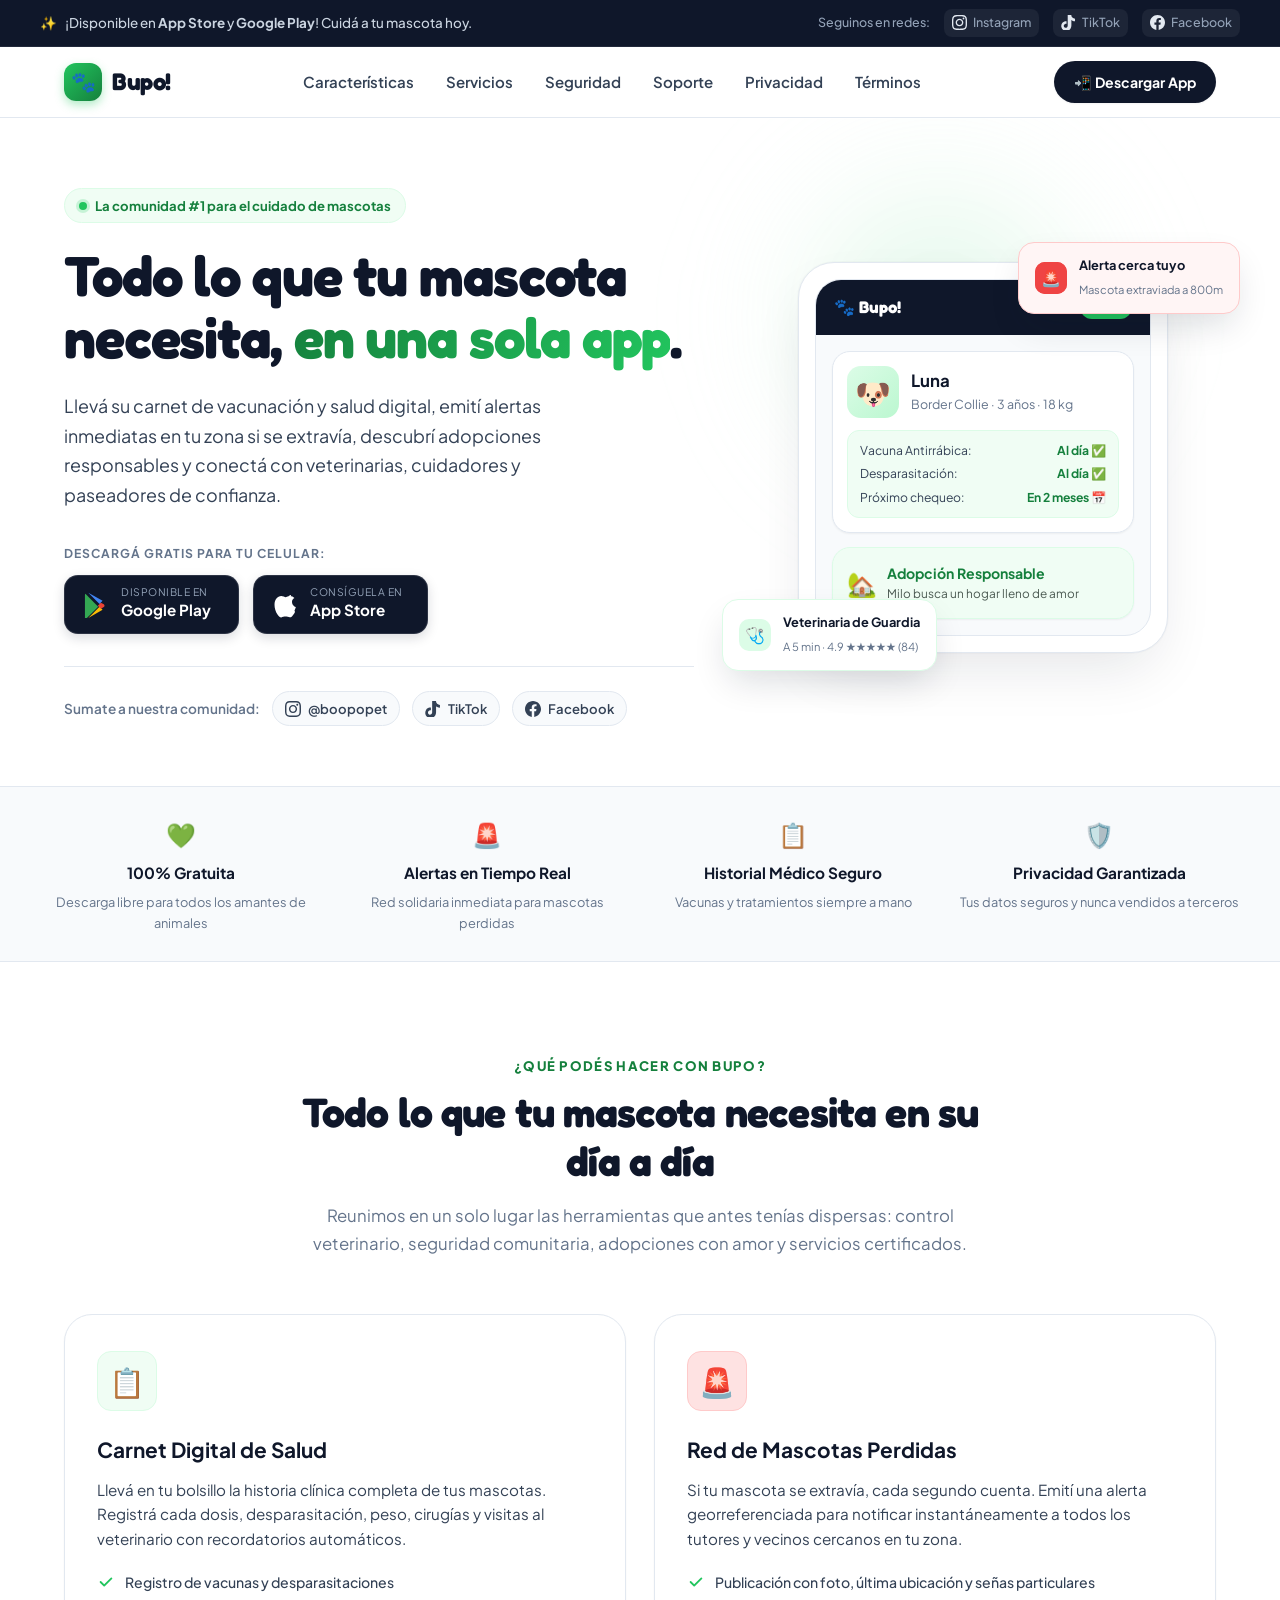
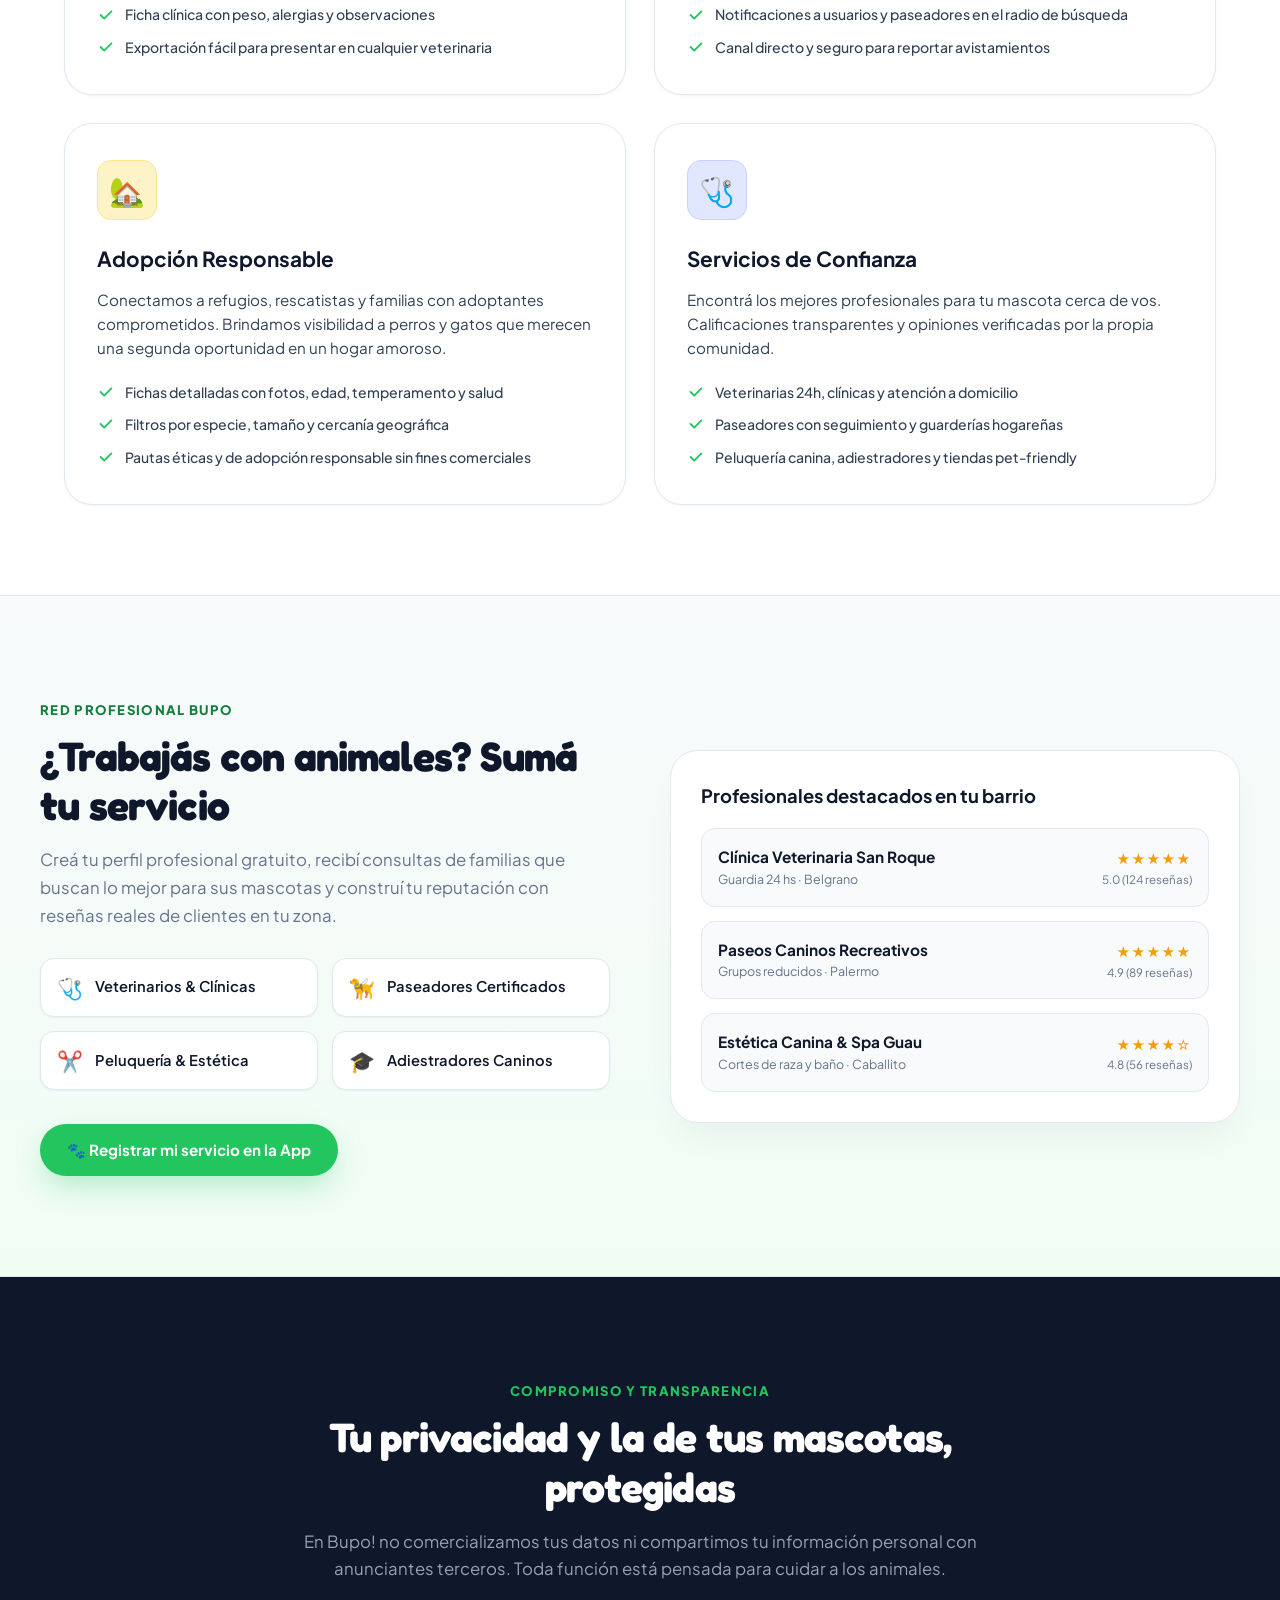
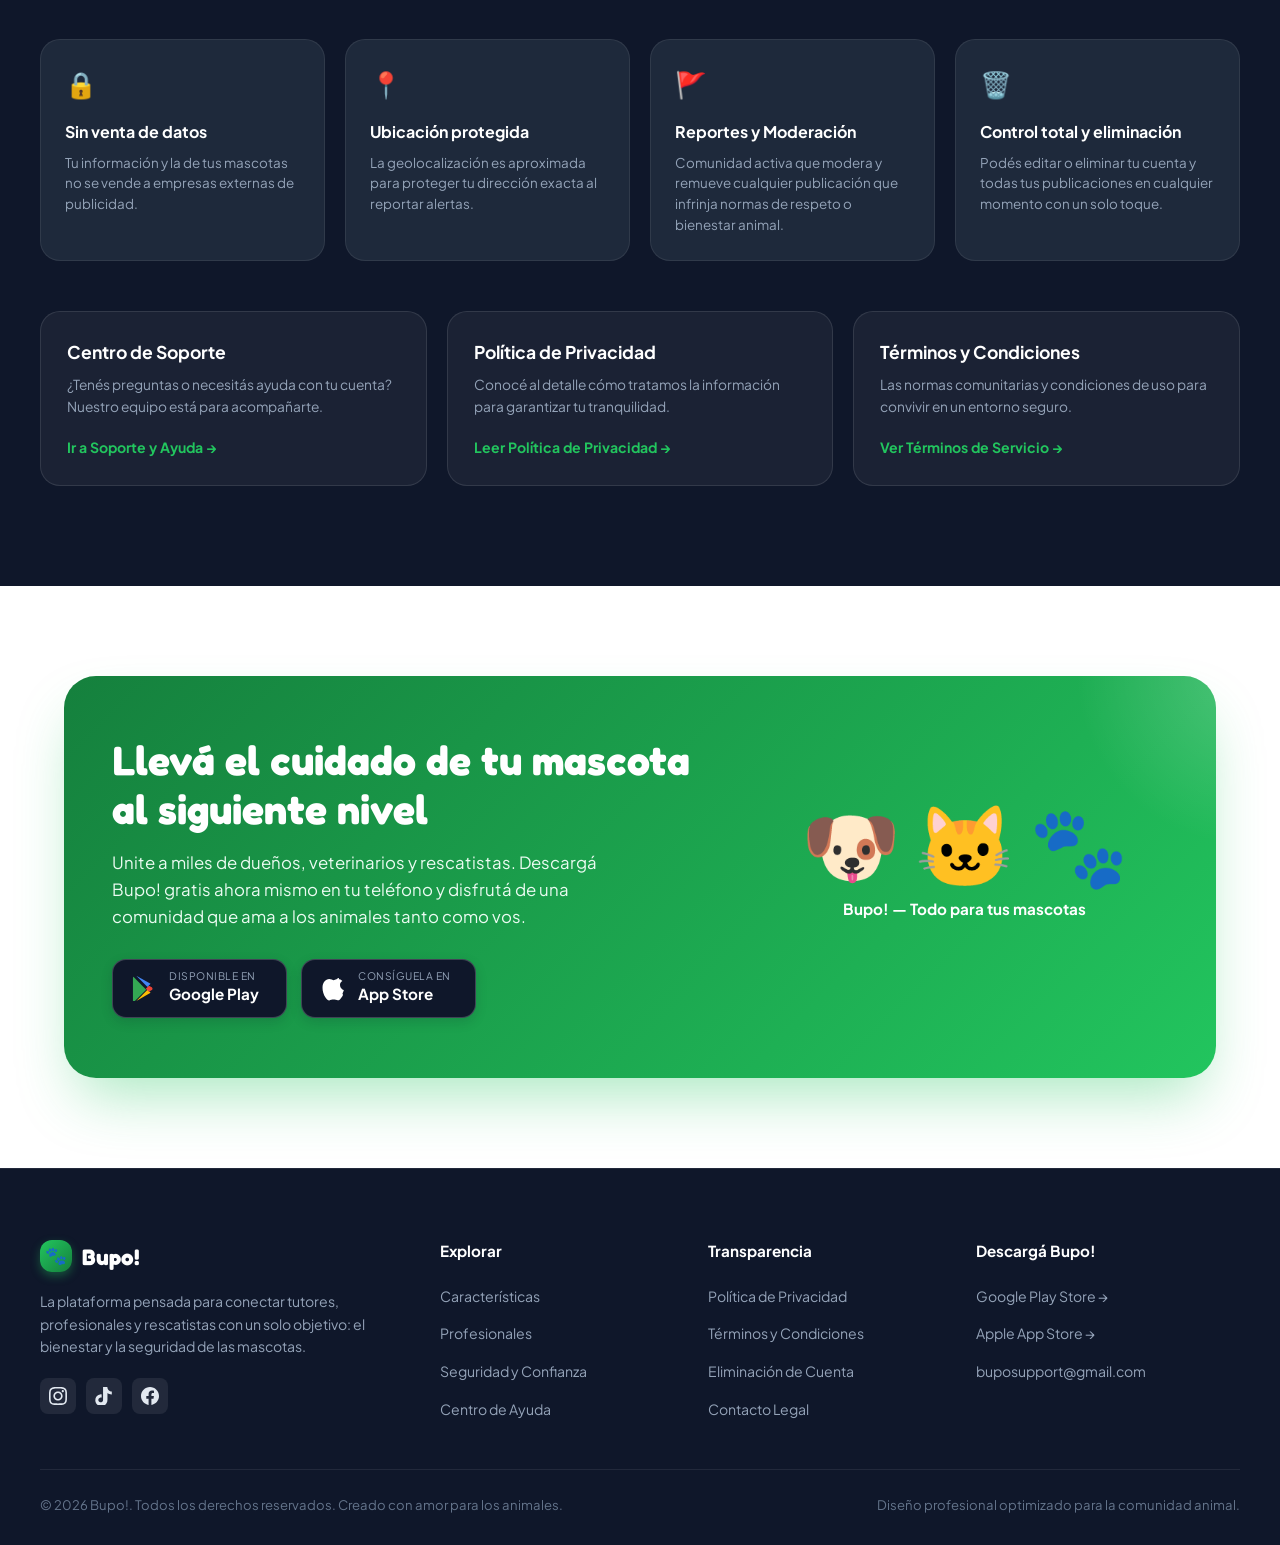
<file: index.html>
<!DOCTYPE html>
<html lang="es">

<head>
    <meta charset="UTF-8">
    <meta name="viewport" content="width=device-width, initial-scale=1.0">
    <title>Bupo! — La App Integral para tus Mascotas | Descargar para iOS y Android</title>
    <meta name="description"
        content="Bupo! es la aplicación comunitaria todo en uno para el cuidado de tus mascotas: carnet digital de vacunación, alertas de mascotas perdidas, adopción responsable y servicios veterinarios de confianza.">
    <meta name="keywords"
        content="mascotas, veterinaria, carnet de vacunacion, perro perdido, gato perdido, adopcion responsable, paseadores de perros, bupo, boopopet">

    <!-- Open Graph / Meta Social -->
    <meta property="og:type" content="website">
    <meta property="og:title" content="Bupo! — Todo lo que tu mascota necesita">
    <meta property="og:description"
        content="Carnet de salud digital, alertas geolocalizadas de mascotas extraviadas, adopciones responsables y los mejores servicios cerca tuyo.">
    <meta property="og:url" content="https://froslaud.github.io/Boopopet/">
    <meta name="theme-color" content="#22C55E">

    <!-- Google Fonts -->
    <link rel="preconnect" href="https://fonts.googleapis.com">
    <link rel="preconnect" href="https://fonts.gstatic.com" crossorigin>
    <link
        href="https://fonts.googleapis.com/css2?family=Fredoka:wght@500;600;700&family=Plus+Jakarta+Sans:wght@400;500;600;700;800&display=swap"
        rel="stylesheet">

    <!-- Master Stylesheet -->
    <link rel="stylesheet" href="style.css">
</head>

<body>

    <!-- TOPBAR CON REDES SOCIALES Y TIENDAS -->
    <aside class="topbar" aria-label="Aviso y Redes">
        <div class="topbar-container">
            <div class="topbar-badge">
                <span class="sparkle">✨</span>
                <span>¡Disponible en <strong>App Store</strong> y <strong>Google Play</strong>! Cuidá a tu mascota
                    hoy.</span>
            </div>
            <div class="topbar-socials">
                <span>Seguinos en redes:</span>
                <a href="https://www.instagram.com/boopopet?stkn=MXNvcjJ0OHd4ZGh4bw==" target="_blank"
                    rel="noopener noreferrer" class="social-link" title="Instagram @boopopet">
                    <svg viewBox="0 0 24 24">
                        <path
                            d="M12 2.163c3.204 0 3.584.012 4.85.07 3.252.148 4.771 1.691 4.919 4.919.058 1.265.069 1.645.069 4.849 0 3.205-.012 3.584-.069 4.849-.149 3.225-1.664 4.771-4.919 4.919-1.266.058-1.644.07-4.85.07-3.204 0-3.584-.012-4.849-.07-3.26-.149-4.771-1.699-4.919-4.92-.058-1.265-.07-1.644-.07-4.849 0-3.204.013-3.583.07-4.849.149-3.227 1.664-4.771 4.919-4.919 1.266-.057 1.645-.069 4.849-.069zm0-2.163c-3.259 0-3.667.014-4.947.072-4.358.2-6.78 2.618-6.98 6.98-.059 1.281-.073 1.689-.073 4.948 0 3.259.014 3.668.072 4.948.2 4.358 2.618 6.78 6.98 6.98 1.281.058 1.689.072 4.948.072 3.259 0 3.668-.014 4.948-.072 4.354-.2 6.782-2.618 6.979-6.98.059-1.28.073-1.689.073-4.948 0-3.259-.014-3.667-.072-4.947-.196-4.354-2.617-6.78-6.979-6.98-1.281-.059-1.69-.073-4.949-.073zm0 5.838c-3.403 0-6.162 2.759-6.162 6.162s2.759 6.163 6.162 6.163 6.162-2.759 6.162-6.163c0-3.403-2.759-6.162-6.162-6.162zm0 10.162c-2.209 0-4-1.79-4-4 0-2.209 1.791-4 4-4s4 1.791 4 4c0 2.21-1.791 4-4 4zm6.406-11.845c-.796 0-1.441.645-1.441 1.44s.645 1.44 1.441 1.44c.795 0 1.439-.645 1.439-1.44s-.644-1.44-1.439-1.44z" />
                    </svg>
                    <span>Instagram</span>
                </a>
                <a href="https://www.tiktok.com/@boopopet?_r=1&_t=ZS-99ktgNSiXGn" target="_blank"
                    rel="noopener noreferrer" class="social-link" title="TikTok @boopopet">
                    <svg viewBox="0 0 24 24">
                        <path
                            d="M12.525.02c1.31-.02 2.61-.01 3.91-.02.08 1.53.63 3.09 1.75 4.17 1.12 1.11 2.7 1.62 4.24 1.79v4.03c-1.44-.05-2.89-.35-4.2-.97-.57-.26-1.1-.59-1.62-1.01v8.83c0 1.72-.4 3.43-1.27 4.88-1.05 1.77-2.78 3.12-4.78 3.65-2.07.56-4.32.25-6.18-.85-1.92-1.12-3.32-2.99-3.79-5.18-.46-2.14-.04-4.42 1.15-6.24 1.17-1.8 3.09-2.98 5.22-3.23.63-.08 1.27-.08 1.9.01v4.14c-.75-.16-1.54-.1-2.26.18-.75.29-1.39.86-1.76 1.59-.39.75-.46 1.63-.22 2.45.24.81.82 1.49 1.57 1.87.77.39 1.68.44 2.5.15.8-.29 1.45-.92 1.76-1.71.21-.55.3-1.14.29-1.73V.02h3.18z" />
                    </svg>
                    <span>TikTok</span>
                </a>
                <a href="https://www.facebook.com/share/1LVxsojStF/" target="_blank" rel="noopener noreferrer"
                    class="social-link" title="Facebook Bupo">
                    <svg viewBox="0 0 24 24">
                        <path
                            d="M24 12.073c0-6.627-5.373-12-12-12s-12 5.373-12 12c0 5.99 4.388 10.954 10.125 11.854v-8.385H7.078v-3.47h3.047V9.43c0-3.007 1.792-4.669 4.533-4.669 1.312 0 2.686.235 2.686.235v2.953H15.83c-1.491 0-1.956.925-1.956 1.874v2.25h3.328l-.532 3.47h-2.796v8.385C19.612 23.027 24 18.062 24 12.073z" />
                    </svg>
                    <span>Facebook</span>
                </a>
            </div>
        </div>
    </aside>

    <!-- NAVEGACIÓN PRINCIPAL -->
    <nav class="navbar" id="navbar">
        <div class="nav-container">
            <a href="index.html" class="logo">
                <span class="logo-icon">🐾</span>
                <span>Bupo!</span>
            </a>

            <div class="nav-links">
                <a href="#caracteristicas">Características</a>
                <a href="#servicios">Servicios</a>
                <a href="#seguridad">Seguridad</a>
                <a href="support.html">Soporte</a>
                <a href="privacy.html">Privacidad</a>
                <a href="terms.html">Términos</a>
            </div>

            <div class="nav-actions">
                <a href="#descargar" class="nav-cta-btn">
                    <span>📲 Descargar App</span>
                </a>
            </div>
        </div>
    </nav>

    <!-- HERO SECTION -->
    <header class="hero" id="hero">
        <div class="hero-bg-glow"></div>
        <div class="hero-content">
            <div class="eyebrow-pill">
                <span class="dot"></span>
                <span>La comunidad #1 para el cuidado de mascotas</span>
            </div>

            <h1 class="hero-title">
                Todo lo que tu mascota necesita, <span class="highlight">en una sola app</span>.
            </h1>

            <p class="hero-desc">
                Llevá su carnet de vacunación y salud digital, emití alertas inmediatas en tu zona si se extravía,
                descubrí adopciones responsables y conectá con veterinarias, cuidadores y paseadores de confianza.
            </p>

            <!-- BOTONES DIRECTOS DE DESCARGA -->
            <div class="hero-cta-group">
                <span class="cta-label">Descargá gratis para tu celular:</span>
                <div class="store-badges">
                    <!-- Google Play Button -->
                    <a href="https://play.google.com/store/apps/details?id=com.froslaud.boopopet" target="_blank"
                        rel="noopener noreferrer" class="btn-store" title="Descargar Bupo! en Google Play Store">
                        <svg viewBox="0 0 512 512">
                            <path fill="#4285F4" d="M325.3 234.3L104.6 13l280.8 161.2-60.1 60.1z" />
                            <path fill="#34A853"
                                d="M47 36.4L299.7 289 47 541.7c-5.7-6.2-9-14.7-9-24.1V59.8c0-9.2 3.2-17.6 9-23.4z" />
                            <path fill="#FBBC04" d="M325.3 289.7l60.1 60.1L104.6 511l220.7-221.3z" />
                            <path fill="#EA4335"
                                d="M409.8 243.6l-58.4-33.5-59.7 59.7 59.7 59.7 58.7-33.7c18.5-10.6 18.5-27.9-.3-52.2z" />
                        </svg>
                        <div>
                            <span class="store-sub">Disponible en</span>
                            <span class="store-title">Google Play</span>
                        </div>
                    </a>

                    <!-- Apple App Store Button -->
                    <a href="https://apps.apple.com/ar/app/bupo-todo-para-tus-mascotas/id6790151193" target="_blank"
                        rel="noopener noreferrer" class="btn-store" title="Descargar Bupo! en Apple App Store">
                        <svg viewBox="0 0 170 170" fill="currentColor">
                            <path
                                d="M150.37 130.25c-2.45 5.66-5.35 10.87-8.71 15.66-4.58 6.53-8.33 11.05-11.22 13.56-4.48 4.12-9.28 6.23-14.42 6.35-3.69 0-8.14-1.05-13.32-3.18-5.19-2.12-9.97-3.17-14.34-3.17-4.58 0-9.49 1.05-14.75 3.17-5.26 2.13-9.5 3.24-12.74 3.35-4.35.13-9.16-1.9-14.42-6.08-3.69-3.04-7.58-7.7-11.66-13.98-5.74-8.8-10.23-18.82-13.48-30.06-3.25-11.24-4.88-22.18-4.88-32.81 0-16.1 4.17-29.47 12.51-40.11 8.34-10.64 18.9-16.13 31.67-16.48 4.79 0 10.13 1.25 16.03 3.75 5.9 2.5 9.87 3.86 11.9 4.08 2.61-.43 6.94-1.89 13-4.38 6.06-2.49 11.29-3.61 15.68-3.36 12.3.64 22.04 4.88 29.23 12.72-10.66 6.47-15.88 15.44-15.68 26.92.2 10.24 4.3 18.66 12.3 25.26 3.82 3.16 8.16 5.51 13.02 7.06-2.3 6.96-5.26 14.28-8.88 21.96zm-26.6-105.8c0 6.64-2.5 12.95-7.5 17.93-5.2 5.17-11.45 8.21-18.75 7.84-.1-1.08-.16-2.06-.16-2.94 0-6.65 2.63-13.3 7.89-18.35 2.63-2.52 5.76-4.56 9.38-6.12 3.63-1.56 6.66-2.36 9.1-2.4.04 1.34.04 2.69.04 4.04z" />
                        </svg>
                        <div>
                            <span class="store-sub">Consíguela en</span>
                            <span class="store-title">App Store</span>
                        </div>
                    </a>
                </div>
            </div>

            <!-- ENLACES A REDES SOCIALES EN EL HERO -->
            <div class="hero-social-strip">
                <span class="social-prompt">Sumate a nuestra comunidad:</span>
                <a href="https://www.instagram.com/boopopet?stkn=MXNvcjJ0OHd4ZGh4bw==" target="_blank"
                    rel="noopener noreferrer" class="social-pill" title="Instagram de Bupo">
                    <svg viewBox="0 0 24 24" fill="currentColor">
                        <path
                            d="M12 2.163c3.204 0 3.584.012 4.85.07 3.252.148 4.771 1.691 4.919 4.919.058 1.265.069 1.645.069 4.849 0 3.205-.012 3.584-.069 4.849-.149 3.225-1.664 4.771-4.919 4.919-1.266.058-1.644.07-4.85.07-3.204 0-3.584-.012-4.849-.07-3.26-.149-4.771-1.699-4.919-4.92-.058-1.265-.07-1.644-.07-4.849 0-3.204.013-3.583.07-4.849.149-3.227 1.664-4.771 4.919-4.919 1.266-.057 1.645-.069 4.849-.069zm0-2.163c-3.259 0-3.667.014-4.947.072-4.358.2-6.78 2.618-6.98 6.98-.059 1.281-.073 1.689-.073 4.948 0 3.259.014 3.668.072 4.948.2 4.358 2.618 6.78 6.98 6.98 1.281.058 1.689.072 4.948.072 3.259 0 3.668-.014 4.948-.072 4.354-.2 6.782-2.618 6.979-6.98.059-1.28.073-1.689.073-4.948 0-3.259-.014-3.667-.072-4.947-.196-4.354-2.617-6.78-6.979-6.98-1.281-.059-1.69-.073-4.949-.073zm0 5.838c-3.403 0-6.162 2.759-6.162 6.162s2.759 6.163 6.162 6.163 6.162-2.759 6.162-6.163c0-3.403-2.759-6.162-6.162-6.162zm0 10.162c-2.209 0-4-1.79-4-4 0-2.209 1.791-4 4-4s4 1.791 4 4c0 2.21-1.791 4-4 4zm6.406-11.845c-.796 0-1.441.645-1.441 1.44s.645 1.44 1.441 1.44c.795 0 1.439-.645 1.439-1.44s-.644-1.44-1.439-1.44z" />
                    </svg>
                    <span>@boopopet</span>
                </a>
                <a href="https://www.tiktok.com/@boopopet?_r=1&_t=ZS-99ktgNSiXGn" target="_blank"
                    rel="noopener noreferrer" class="social-pill" title="TikTok de Bupo">
                    <svg viewBox="0 0 24 24" fill="currentColor">
                        <path
                            d="M12.525.02c1.31-.02 2.61-.01 3.91-.02.08 1.53.63 3.09 1.75 4.17 1.12 1.11 2.7 1.62 4.24 1.79v4.03c-1.44-.05-2.89-.35-4.2-.97-.57-.26-1.1-.59-1.62-1.01v8.83c0 1.72-.4 3.43-1.27 4.88-1.05 1.77-2.78 3.12-4.78 3.65-2.07.56-4.32.25-6.18-.85-1.92-1.12-3.32-2.99-3.79-5.18-.46-2.14-.04-4.42 1.15-6.24 1.17-1.8 3.09-2.98 5.22-3.23.63-.08 1.27-.08 1.9.01v4.14c-.75-.16-1.54-.1-2.26.18-.75.29-1.39.86-1.76 1.59-.39.75-.46 1.63-.22 2.45.24.81.82 1.49 1.57 1.87.77.39 1.68.44 2.5.15.8-.29 1.45-.92 1.76-1.71.21-.55.3-1.14.29-1.73V.02h3.18z" />
                    </svg>
                    <span>TikTok</span>
                </a>
                <a href="https://www.facebook.com/share/1LVxsojStF/" target="_blank" rel="noopener noreferrer"
                    class="social-pill" title="Facebook de Bupo">
                    <svg viewBox="0 0 24 24" fill="currentColor">
                        <path
                            d="M24 12.073c0-6.627-5.373-12-12-12s-12 5.373-12 12c0 5.99 4.388 10.954 10.125 11.854v-8.385H7.078v-3.47h3.047V9.43c0-3.007 1.792-4.669 4.533-4.669 1.312 0 2.686.235 2.686.235v2.953H15.83c-1.491 0-1.956.925-1.956 1.874v2.25h3.328l-.532 3.47h-2.796v8.385C19.612 23.027 24 18.062 24 12.073z" />
                    </svg>
                    <span>Facebook</span>
                </a>
            </div>
        </div>

        <!-- HERO SHOWCASE INTERACTIVO -->
        <div class="hero-showcase">
            <!-- Badge Flotante 1: Alerta Extravío -->
            <div class="floating-badge badge-alert">
                <div class="pulse-icon">🚨</div>
                <div class="badge-text">
                    <span class="b-title">Alerta cerca tuyo</span>
                    <span class="b-sub">Mascota extraviada a 800m</span>
                </div>
            </div>

            <!-- Mockup de App Móvil -->
            <div class="app-mockup-wrapper">
                <div class="phone-screen">
                    <div class="screen-header">
                        <span class="pet-brand">🐾 Bupo!</span>
                        <span class="badge-pill">Activo</span>
                    </div>

                    <div class="screen-body">
                        <!-- Perfil Mascota en App -->
                        <div class="pet-profile-card">
                            <div class="pet-avatar-row">
                                <div class="pet-avatar">🐶</div>
                                <div class="pet-meta">
                                    <h4>Luna</h4>
                                    <p>Border Collie · 3 años · 18 kg</p>
                                </div>
                            </div>

                            <div class="pet-health-status">
                                <div class="status-row">
                                    <span class="label">Vacuna Antirrábica:</span>
                                    <span class="val">Al día ✅</span>
                                </div>
                                <div class="status-row">
                                    <span class="label">Desparasitación:</span>
                                    <span class="val">Al día ✅</span>
                                </div>
                                <div class="status-row">
                                    <span class="label">Próximo chequeo:</span>
                                    <span class="val">En 2 meses 📅</span>
                                </div>
                            </div>
                        </div>

                        <!-- Mini Card Adopción -->
                        <div class="pet-profile-card" style="background: #F0FDF4; border-color: #DCFCE7;">
                            <div style="display: flex; gap: 10px; align-items: center;">
                                <span style="font-size: 1.5rem;">🏡</span>
                                <div>
                                    <h5 style="font-size: 0.88rem; font-weight: 700; color: #15803D;">Adopción
                                        Responsable</h5>
                                    <p style="font-size: 0.74rem; color: #4B5A52;">Milo busca un hogar lleno de amor</p>
                                </div>
                            </div>
                        </div>
                    </div>
                </div>
            </div>

            <!-- Badge Flotante 2: Servicio Cercano -->
            <div class="floating-badge badge-service">
                <div
                    style="width: 32px; height: 32px; border-radius: 10px; background: #DCFCE7; color: #15803D; display: flex; align-items: center; justify-content: center; font-size: 1rem;">
                    🩺</div>
                <div class="badge-text">
                    <span class="b-title">Veterinaria de Guardia</span>
                    <span class="b-sub">A 5 min · 4.9 ★★★★★ (84)</span>
                </div>
            </div>
        </div>
    </header>

    <!-- TRUST STRIP -->
    <section class="trust-banner" aria-label="Ventajas Clave">
        <div class="trust-grid">
            <div class="trust-item">
                <span class="icon">💚</span>
                <h3>100% Gratuita</h3>
                <p>Descarga libre para todos los amantes de animales</p>
            </div>
            <div class="trust-item">
                <span class="icon">🚨</span>
                <h3>Alertas en Tiempo Real</h3>
                <p>Red solidaria inmediata para mascotas perdidas</p>
            </div>
            <div class="trust-item">
                <span class="icon">📋</span>
                <h3>Historial Médico Seguro</h3>
                <p>Vacunas y tratamientos siempre a mano</p>
            </div>
            <div class="trust-item">
                <span class="icon">🛡️</span>
                <h3>Privacidad Garantizada</h3>
                <p>Tus datos seguros y nunca vendidos a terceros</p>
            </div>
        </div>
    </section>

    <!-- LOS 4 PILARES DE BUPO! -->
    <section class="section" id="caracteristicas">
        <div class="section-head">
            <span class="section-kicker">¿Qué podés hacer con Bupo?</span>
            <h2 class="section-title">Todo lo que tu mascota necesita en su día a día</h2>
            <p class="section-subtitle">
                Reunimos en un solo lugar las herramientas que antes tenías dispersas: control veterinario, seguridad
                comunitaria, adopciones con amor y servicios certificados.
            </p>
        </div>

        <div class="pillars-grid">
            <!-- PILAR 1: CARNET DE SALUD Y VACUNACIÓN -->
            <article class="pillar-card">
                <div class="card-icon-wrap">📋</div>
                <h3>Carnet Digital de Salud</h3>
                <p>
                    Llevá en tu bolsillo la historia clínica completa de tus mascotas. Registrá cada dosis,
                    desparasitación, peso, cirugías y visitas al veterinario con recordatorios automáticos.
                </p>
                <ul class="feature-list">
                    <li>
                        <svg viewBox="0 0 20 20" fill="currentColor">
                            <path fill-rule="evenodd"
                                d="M16.707 5.293a1 1 0 010 1.414l-8 8a1 1 0 01-1.414 0l-4-4a1 1 0 011.414-1.414L8 12.586l7.293-7.293a1 1 0 011.414 0z"
                                clip-rule="evenodd" />
                        </svg>
                        Registro de vacunas y desparasitaciones
                    </li>
                    <li>
                        <svg viewBox="0 0 20 20" fill="currentColor">
                            <path fill-rule="evenodd"
                                d="M16.707 5.293a1 1 0 010 1.414l-8 8a1 1 0 01-1.414 0l-4-4a1 1 0 011.414-1.414L8 12.586l7.293-7.293a1 1 0 011.414 0z"
                                clip-rule="evenodd" />
                        </svg>
                        Ficha clínica con peso, alergias y observaciones
                    </li>
                    <li>
                        <svg viewBox="0 0 20 20" fill="currentColor">
                            <path fill-rule="evenodd"
                                d="M16.707 5.293a1 1 0 010 1.414l-8 8a1 1 0 01-1.414 0l-4-4a1 1 0 011.414-1.414L8 12.586l7.293-7.293a1 1 0 011.414 0z"
                                clip-rule="evenodd" />
                        </svg>
                        Exportación fácil para presentar en cualquier veterinaria
                    </li>
                </ul>
            </article>

            <!-- PILAR 2: ALERTAS DE MASCOTAS PERDIDAS -->
            <article class="pillar-card">
                <div class="card-icon-wrap" style="background: #FEE2E2; border-color: #FECACA; color: #DC2626;">🚨</div>
                <h3>Red de Mascotas Perdidas</h3>
                <p>
                    Si tu mascota se extravía, cada segundo cuenta. Emití una alerta georreferenciada para notificar
                    instantáneamente a todos los tutores y vecinos cercanos en tu zona.
                </p>
                <ul class="feature-list">
                    <li>
                        <svg viewBox="0 0 20 20" fill="currentColor">
                            <path fill-rule="evenodd"
                                d="M16.707 5.293a1 1 0 010 1.414l-8 8a1 1 0 01-1.414 0l-4-4a1 1 0 011.414-1.414L8 12.586l7.293-7.293a1 1 0 011.414 0z"
                                clip-rule="evenodd" />
                        </svg>
                        Publicación con foto, última ubicación y señas particulares
                    </li>
                    <li>
                        <svg viewBox="0 0 20 20" fill="currentColor">
                            <path fill-rule="evenodd"
                                d="M16.707 5.293a1 1 0 010 1.414l-8 8a1 1 0 01-1.414 0l-4-4a1 1 0 011.414-1.414L8 12.586l7.293-7.293a1 1 0 011.414 0z"
                                clip-rule="evenodd" />
                        </svg>
                        Notificaciones a usuarios y paseadores en el radio de búsqueda
                    </li>
                    <li>
                        <svg viewBox="0 0 20 20" fill="currentColor">
                            <path fill-rule="evenodd"
                                d="M16.707 5.293a1 1 0 010 1.414l-8 8a1 1 0 01-1.414 0l-4-4a1 1 0 011.414-1.414L8 12.586l7.293-7.293a1 1 0 011.414 0z"
                                clip-rule="evenodd" />
                        </svg>
                        Canal directo y seguro para reportar avistamientos
                    </li>
                </ul>
            </article>

            <!-- PILAR 3: ADOPCIÓN RESPONSABLE -->
            <article class="pillar-card">
                <div class="card-icon-wrap" style="background: #FEF3C7; border-color: #FDE68A; color: #D97706;">🏡</div>
                <h3>Adopción Responsable</h3>
                <p>
                    Conectamos a refugios, rescatistas y familias con adoptantes comprometidos. Brindamos visibilidad a
                    perros y gatos que merecen una segunda oportunidad en un hogar amoroso.
                </p>
                <ul class="feature-list">
                    <li>
                        <svg viewBox="0 0 20 20" fill="currentColor">
                            <path fill-rule="evenodd"
                                d="M16.707 5.293a1 1 0 010 1.414l-8 8a1 1 0 01-1.414 0l-4-4a1 1 0 011.414-1.414L8 12.586l7.293-7.293a1 1 0 011.414 0z"
                                clip-rule="evenodd" />
                        </svg>
                        Fichas detalladas con fotos, edad, temperamento y salud
                    </li>
                    <li>
                        <svg viewBox="0 0 20 20" fill="currentColor">
                            <path fill-rule="evenodd"
                                d="M16.707 5.293a1 1 0 010 1.414l-8 8a1 1 0 01-1.414 0l-4-4a1 1 0 011.414-1.414L8 12.586l7.293-7.293a1 1 0 011.414 0z"
                                clip-rule="evenodd" />
                        </svg>
                        Filtros por especie, tamaño y cercanía geográfica
                    </li>
                    <li>
                        <svg viewBox="0 0 20 20" fill="currentColor">
                            <path fill-rule="evenodd"
                                d="M16.707 5.293a1 1 0 010 1.414l-8 8a1 1 0 01-1.414 0l-4-4a1 1 0 011.414-1.414L8 12.586l7.293-7.293a1 1 0 011.414 0z"
                                clip-rule="evenodd" />
                        </svg>
                        Pautas éticas y de adopción responsable sin fines comerciales
                    </li>
                </ul>
            </article>

            <!-- PILAR 4: SERVICIOS Y PROFESIONALES -->
            <article class="pillar-card">
                <div class="card-icon-wrap" style="background: #E0E7FF; border-color: #C7D2FE; color: #4338CA;">🩺</div>
                <h3>Servicios de Confianza</h3>
                <p>
                    Encontrá los mejores profesionales para tu mascota cerca de vos. Calificaciones transparentes y
                    opiniones verificadas por la propia comunidad.
                </p>
                <ul class="feature-list">
                    <li>
                        <svg viewBox="0 0 20 20" fill="currentColor">
                            <path fill-rule="evenodd"
                                d="M16.707 5.293a1 1 0 010 1.414l-8 8a1 1 0 01-1.414 0l-4-4a1 1 0 011.414-1.414L8 12.586l7.293-7.293a1 1 0 011.414 0z"
                                clip-rule="evenodd" />
                        </svg>
                        Veterinarias 24h, clínicas y atención a domicilio
                    </li>
                    <li>
                        <svg viewBox="0 0 20 20" fill="currentColor">
                            <path fill-rule="evenodd"
                                d="M16.707 5.293a1 1 0 010 1.414l-8 8a1 1 0 01-1.414 0l-4-4a1 1 0 011.414-1.414L8 12.586l7.293-7.293a1 1 0 011.414 0z"
                                clip-rule="evenodd" />
                        </svg>
                        Paseadores con seguimiento y guarderías hogareñas
                    </li>
                    <li>
                        <svg viewBox="0 0 20 20" fill="currentColor">
                            <path fill-rule="evenodd"
                                d="M16.707 5.293a1 1 0 010 1.414l-8 8a1 1 0 01-1.414 0l-4-4a1 1 0 011.414-1.414L8 12.586l7.293-7.293a1 1 0 011.414 0z"
                                clip-rule="evenodd" />
                        </svg>
                        Peluquería canina, adiestradores y tiendas pet-friendly
                    </li>
                </ul>
            </article>
        </div>
    </section>

    <!-- SECCIÓN PARA PROFESIONALES -->
    <section class="services-section" id="servicios">
        <div class="services-container">
            <div>
                <span class="section-kicker">Red Profesional Bupo</span>
                <h2 class="section-title">¿Trabajás con animales? Sumá tu servicio</h2>
                <p class="section-subtitle" style="text-align: left; margin-bottom: 24px;">
                    Creá tu perfil profesional gratuito, recibí consultas de familias que buscan lo mejor para sus
                    mascotas y construí tu reputación con reseñas reales de clientes en tu zona.
                </p>

                <div class="service-categories">
                    <div class="cat-pill">
                        <span class="cat-emoji">🩺</span>
                        <span>Veterinarios & Clínicas</span>
                    </div>
                    <div class="cat-pill">
                        <span class="cat-emoji">🦮</span>
                        <span>Paseadores Certificados</span>
                    </div>
                    <div class="cat-pill">
                        <span class="cat-emoji">✂️</span>
                        <span>Peluquería & Estética</span>
                    </div>
                    <div class="cat-pill">
                        <span class="cat-emoji">🎓</span>
                        <span>Adiestradores Caninos</span>
                    </div>
                </div>

                <a href="#descargar" class="btn btn-primary">
                    🐾 Registrar mi servicio en la App
                </a>
            </div>

            <div class="services-panel">
                <h3 style="font-size: 1.15rem; font-weight: 700; color: var(--ink); margin-bottom: 18px;">
                    Profesionales destacados en tu barrio
                </h3>

                <div class="service-item-row">
                    <div>
                        <div class="s-name">Clínica Veterinaria San Roque</div>
                        <div class="s-loc">Guardia 24 hs · Belgrano</div>
                    </div>
                    <div class="s-rating">
                        <span class="stars">★★★★★</span>
                        <span class="reviews-count">5.0 (124 reseñas)</span>
                    </div>
                </div>

                <div class="service-item-row">
                    <div>
                        <div class="s-name">Paseos Caninos Recreativos</div>
                        <div class="s-loc">Grupos reducidos · Palermo</div>
                    </div>
                    <div class="s-rating">
                        <span class="stars">★★★★★</span>
                        <span class="reviews-count">4.9 (89 reseñas)</span>
                    </div>
                </div>

                <div class="service-item-row">
                    <div>
                        <div class="s-name">Estética Canina & Spa Guau</div>
                        <div class="s-loc">Cortes de raza y baño · Caballito</div>
                    </div>
                    <div class="s-rating">
                        <span class="stars">★★★★☆</span>
                        <span class="reviews-count">4.8 (56 reseñas)</span>
                    </div>
                </div>
            </div>
        </div>
    </section>

    <!-- SEGURIDAD, CONFIANZA Y PRIVACIDAD -->
    <section class="security-section" id="seguridad">
        <div class="security-container">
            <div class="section-head">
                <span class="section-kicker">Compromiso y Transparencia</span>
                <h2 class="section-title">Tu privacidad y la de tus mascotas, protegidas</h2>
                <p class="section-subtitle">
                    En Bupo! no comercializamos tus datos ni compartimos tu información personal con anunciantes
                    terceros. Toda función está pensada para cuidar a los animales.
                </p>
            </div>

            <div class="security-grid">
                <div class="sec-card">
                    <div class="sec-icon">🔒</div>
                    <h4>Sin venta de datos</h4>
                    <p>Tu información y la de tus mascotas no se vende a empresas externas de publicidad.</p>
                </div>
                <div class="sec-card">
                    <div class="sec-icon">📍</div>
                    <h4>Ubicación protegida</h4>
                    <p>La geolocalización es aproximada para proteger tu dirección exacta al reportar alertas.</p>
                </div>
                <div class="sec-card">
                    <div class="sec-icon">🚩</div>
                    <h4>Reportes y Moderación</h4>
                    <p>Comunidad activa que modera y remueve cualquier publicación que infrinja normas de respeto o
                        bienestar animal.</p>
                </div>
                <div class="sec-card">
                    <div class="sec-icon">🗑️</div>
                    <h4>Control total y eliminación</h4>
                    <p>Podés editar o eliminar tu cuenta y todas tus publicaciones en cualquier momento con un solo
                        toque.</p>
                </div>
            </div>

            <!-- Accesos a Legales y Soporte -->
            <div class="legal-cards-row">
                <a href="support.html" class="legal-card-link">
                    <div>
                        <h3>Centro de Soporte</h3>
                        <p>¿Tenés preguntas o necesitás ayuda con tu cuenta? Nuestro equipo está para acompañarte.</p>
                    </div>
                    <span class="link-arrow">Ir a Soporte y Ayuda →</span>
                </a>

                <a href="privacy.html" class="legal-card-link">
                    <div>
                        <h3>Política de Privacidad</h3>
                        <p>Conocé al detalle cómo tratamos la información para garantizar tu tranquilidad.</p>
                    </div>
                    <span class="link-arrow">Leer Política de Privacidad →</span>
                </a>

                <a href="terms.html" class="legal-card-link">
                    <div>
                        <h3>Términos y Condiciones</h3>
                        <p>Las normas comunitarias y condiciones de uso para convivir en un entorno seguro.</p>
                    </div>
                    <span class="link-arrow">Ver Términos de Servicio →</span>
                </a>
            </div>
        </div>
    </section>

    <!-- BANNER FINAL DE DESCARGA -->
    <section class="download-banner" id="descargar">
        <div class="download-card">
            <div>
                <h2>Llevá el cuidado de tu mascota al siguiente nivel</h2>
                <p>
                    Unite a miles de dueños, veterinarios y rescatistas. Descargá Bupo! gratis ahora mismo en tu
                    teléfono y disfrutá de una comunidad que ama a los animales tanto como vos.
                </p>
                <div class="store-badges">
                    <a href="https://play.google.com/store/apps/details?id=com.froslaud.boopopet" target="_blank"
                        rel="noopener noreferrer" class="btn-store"
                        style="background: #0F172A; border-color: rgba(255,255,255,0.2);">
                        <svg viewBox="0 0 512 512">
                            <path fill="#4285F4" d="M325.3 234.3L104.6 13l280.8 161.2-60.1 60.1z" />
                            <path fill="#34A853"
                                d="M47 36.4L299.7 289 47 541.7c-5.7-6.2-9-14.7-9-24.1V59.8c0-9.2 3.2-17.6 9-23.4z" />
                            <path fill="#FBBC04" d="M325.3 289.7l60.1 60.1L104.6 511l220.7-221.3z" />
                            <path fill="#EA4335"
                                d="M409.8 243.6l-58.4-33.5-59.7 59.7 59.7 59.7 58.7-33.7c18.5-10.6 18.5-27.9-.3-52.2z" />
                        </svg>
                        <div>
                            <span class="store-sub">Disponible en</span>
                            <span class="store-title">Google Play</span>
                        </div>
                    </a>

                    <a href="https://apps.apple.com/ar/app/bupo-todo-para-tus-mascotas/id6790151193" target="_blank"
                        rel="noopener noreferrer" class="btn-store"
                        style="background: #0F172A; border-color: rgba(255,255,255,0.2);">
                        <svg viewBox="0 0 170 170" fill="currentColor">
                            <path
                                d="M150.37 130.25c-2.45 5.66-5.35 10.87-8.71 15.66-4.58 6.53-8.33 11.05-11.22 13.56-4.48 4.12-9.28 6.23-14.42 6.35-3.69 0-8.14-1.05-13.32-3.18-5.19-2.12-9.97-3.17-14.34-3.17-4.58 0-9.49 1.05-14.75 3.17-5.26 2.13-9.5 3.24-12.74 3.35-4.35.13-9.16-1.9-14.42-6.08-3.69-3.04-7.58-7.7-11.66-13.98-5.74-8.8-10.23-18.82-13.48-30.06-3.25-11.24-4.88-22.18-4.88-32.81 0-16.1 4.17-29.47 12.51-40.11 8.34-10.64 18.9-16.13 31.67-16.48 4.79 0 10.13 1.25 16.03 3.75 5.9 2.5 9.87 3.86 11.9 4.08 2.61-.43 6.94-1.89 13-4.38 6.06-2.49 11.29-3.61 15.68-3.36 12.3.64 22.04 4.88 29.23 12.72-10.66 6.47-15.88 15.44-15.68 26.92.2 10.24 4.3 18.66 12.3 25.26 3.82 3.16 8.16 5.51 13.02 7.06-2.3 6.96-5.26 14.28-8.88 21.96zm-26.6-105.8c0 6.64-2.5 12.95-7.5 17.93-5.2 5.17-11.45 8.21-18.75 7.84-.1-1.08-.16-2.06-.16-2.94 0-6.65 2.63-13.3 7.89-18.35 2.63-2.52 5.76-4.56 9.38-6.12 3.63-1.56 6.66-2.36 9.1-2.4.04 1.34.04 2.69.04 4.04z" />
                        </svg>
                        <div>
                            <span class="store-sub">Consíguela en</span>
                            <span class="store-title">App Store</span>
                        </div>
                    </a>
                </div>
            </div>

            <div style="text-align: center;">
                <div style="font-size: 5rem; line-height: 1;">🐶 🐱 🐾</div>
                <p style="font-size: 0.95rem; font-weight: 700; color: #FFFFFF; margin-top: 14px;">Bupo! — Todo para tus
                    mascotas</p>
            </div>
        </div>
    </section>

    <!-- FOOTER -->
    <footer class="site-footer">
        <div class="footer-container">
            <!-- Columna 1: Logo & Misión -->
            <div class="footer-col">
                <a href="index.html" class="footer-logo">
                    <span class="logo-icon" style="width: 32px; height: 32px; font-size: 1.1rem;">🐾</span>
                    <span>Bupo!</span>
                </a>
                <p>
                    La plataforma pensada para conectar tutores, profesionales y rescatistas con un solo objetivo: el
                    bienestar y la seguridad de las mascotas.
                </p>
                <div class="footer-social-icons">
                    <a href="https://www.instagram.com/boopopet?stkn=MXNvcjJ0OHd4ZGh4bw==" target="_blank"
                        rel="noopener noreferrer" class="footer-social-btn" title="Instagram">
                        <svg viewBox="0 0 24 24">
                            <path
                                d="M12 2.163c3.204 0 3.584.012 4.85.07 3.252.148 4.771 1.691 4.919 4.919.058 1.265.069 1.645.069 4.849 0 3.205-.012 3.584-.069 4.849-.149 3.225-1.664 4.771-4.919 4.919-1.266.058-1.644.07-4.85.07-3.204 0-3.584-.012-4.849-.07-3.26-.149-4.771-1.699-4.919-4.92-.058-1.265-.07-1.644-.07-4.849 0-3.204.013-3.583.07-4.849.149-3.227 1.664-4.771 4.919-4.919 1.266-.057 1.645-.069 4.849-.069zm0-2.163c-3.259 0-3.667.014-4.947.072-4.358.2-6.78 2.618-6.98 6.98-.059 1.281-.073 1.689-.073 4.948 0 3.259.014 3.668.072 4.948.2 4.358 2.618 6.78 6.98 6.98 1.281.058 1.689.072 4.948.072 3.259 0 3.668-.014 4.948-.072 4.354-.2 6.782-2.618 6.979-6.98.059-1.28.073-1.689.073-4.948 0-3.259-.014-3.667-.072-4.947-.196-4.354-2.617-6.78-6.979-6.98-1.281-.059-1.69-.073-4.949-.073zm0 5.838c-3.403 0-6.162 2.759-6.162 6.162s2.759 6.163 6.162 6.163 6.162-2.759 6.162-6.163c0-3.403-2.759-6.162-6.162-6.162zm0 10.162c-2.209 0-4-1.79-4-4 0-2.209 1.791-4 4-4s4 1.791 4 4c0 2.21-1.791 4-4 4zm6.406-11.845c-.796 0-1.441.645-1.441 1.44s.645 1.44 1.441 1.44c.795 0 1.439-.645 1.439-1.44s-.644-1.44-1.439-1.44z" />
                        </svg>
                    </a>
                    <a href="https://www.tiktok.com/@boopopet?_r=1&_t=ZS-99ktgNSiXGn" target="_blank"
                        rel="noopener noreferrer" class="footer-social-btn" title="TikTok">
                        <svg viewBox="0 0 24 24">
                            <path
                                d="M12.525.02c1.31-.02 2.61-.01 3.91-.02.08 1.53.63 3.09 1.75 4.17 1.12 1.11 2.7 1.62 4.24 1.79v4.03c-1.44-.05-2.89-.35-4.2-.97-.57-.26-1.1-.59-1.62-1.01v8.83c0 1.72-.4 3.43-1.27 4.88-1.05 1.77-2.78 3.12-4.78 3.65-2.07.56-4.32.25-6.18-.85-1.92-1.12-3.32-2.99-3.79-5.18-.46-2.14-.04-4.42 1.15-6.24 1.17-1.8 3.09-2.98 5.22-3.23.63-.08 1.27-.08 1.9.01v4.14c-.75-.16-1.54-.1-2.26.18-.75.29-1.39.86-1.76 1.59-.39.75-.46 1.63-.22 2.45.24.81.82 1.49 1.57 1.87.77.39 1.68.44 2.5.15.8-.29 1.45-.92 1.76-1.71.21-.55.3-1.14.29-1.73V.02h3.18z" />
                        </svg>
                    </a>
                    <a href="https://www.facebook.com/share/1LVxsojStF/" target="_blank" rel="noopener noreferrer"
                        class="footer-social-btn" title="Facebook">
                        <svg viewBox="0 0 24 24">
                            <path
                                d="M24 12.073c0-6.627-5.373-12-12-12s-12 5.373-12 12c0 5.99 4.388 10.954 10.125 11.854v-8.385H7.078v-3.47h3.047V9.43c0-3.007 1.792-4.669 4.533-4.669 1.312 0 2.686.235 2.686.235v2.953H15.83c-1.491 0-1.956.925-1.956 1.874v2.25h3.328l-.532 3.47h-2.796v8.385C19.612 23.027 24 18.062 24 12.073z" />
                        </svg>
                    </a>
                </div>
            </div>

            <!-- Columna 2: Navegación -->
            <div class="footer-col">
                <h4>Explorar</h4>
                <ul class="footer-links">
                    <li><a href="#caracteristicas">Características</a></li>
                    <li><a href="#servicios">Profesionales</a></li>
                    <li><a href="#seguridad">Seguridad y Confianza</a></li>
                    <li><a href="support.html">Centro de Ayuda</a></li>
                </ul>
            </div>

            <!-- Columna 3: Legales -->
            <div class="footer-col">
                <h4>Transparencia</h4>
                <ul class="footer-links">
                    <li><a href="privacy.html">Política de Privacidad</a></li>
                    <li><a href="terms.html">Términos y Condiciones</a></li>
                    <li><a href="support.html#eliminar-cuenta">Eliminación de Cuenta</a></li>
                    <li><a href="mailto:buposupport@gmail.com">Contacto Legal</a></li>
                </ul>
            </div>

            <!-- Columna 4: Descargas -->
            <div class="footer-col">
                <h4>Descargá Bupo!</h4>
                <ul class="footer-links">
                    <li><a href="https://play.google.com/store/apps/details?id=com.froslaud.boopopet" target="_blank"
                            rel="noopener noreferrer">Google Play Store →</a></li>
                    <li><a href="https://apps.apple.com/ar/app/bupo-todo-para-tus-mascotas/id6790151193" target="_blank"
                            rel="noopener noreferrer">Apple App Store →</a></li>
                    <li><a href="mailto:buposupport@gmail.com">buposupport@gmail.com</a></li>
                </ul>
            </div>
        </div>

        <div class="footer-bottom">
            <div>
                © 2026 Bupo!. Todos los derechos reservados. Creado con amor para los animales.
            </div>
            <div>
                Diseño profesional optimizado para la comunidad animal.
            </div>
        </div>
    </footer>

</body>

</html>
</file>
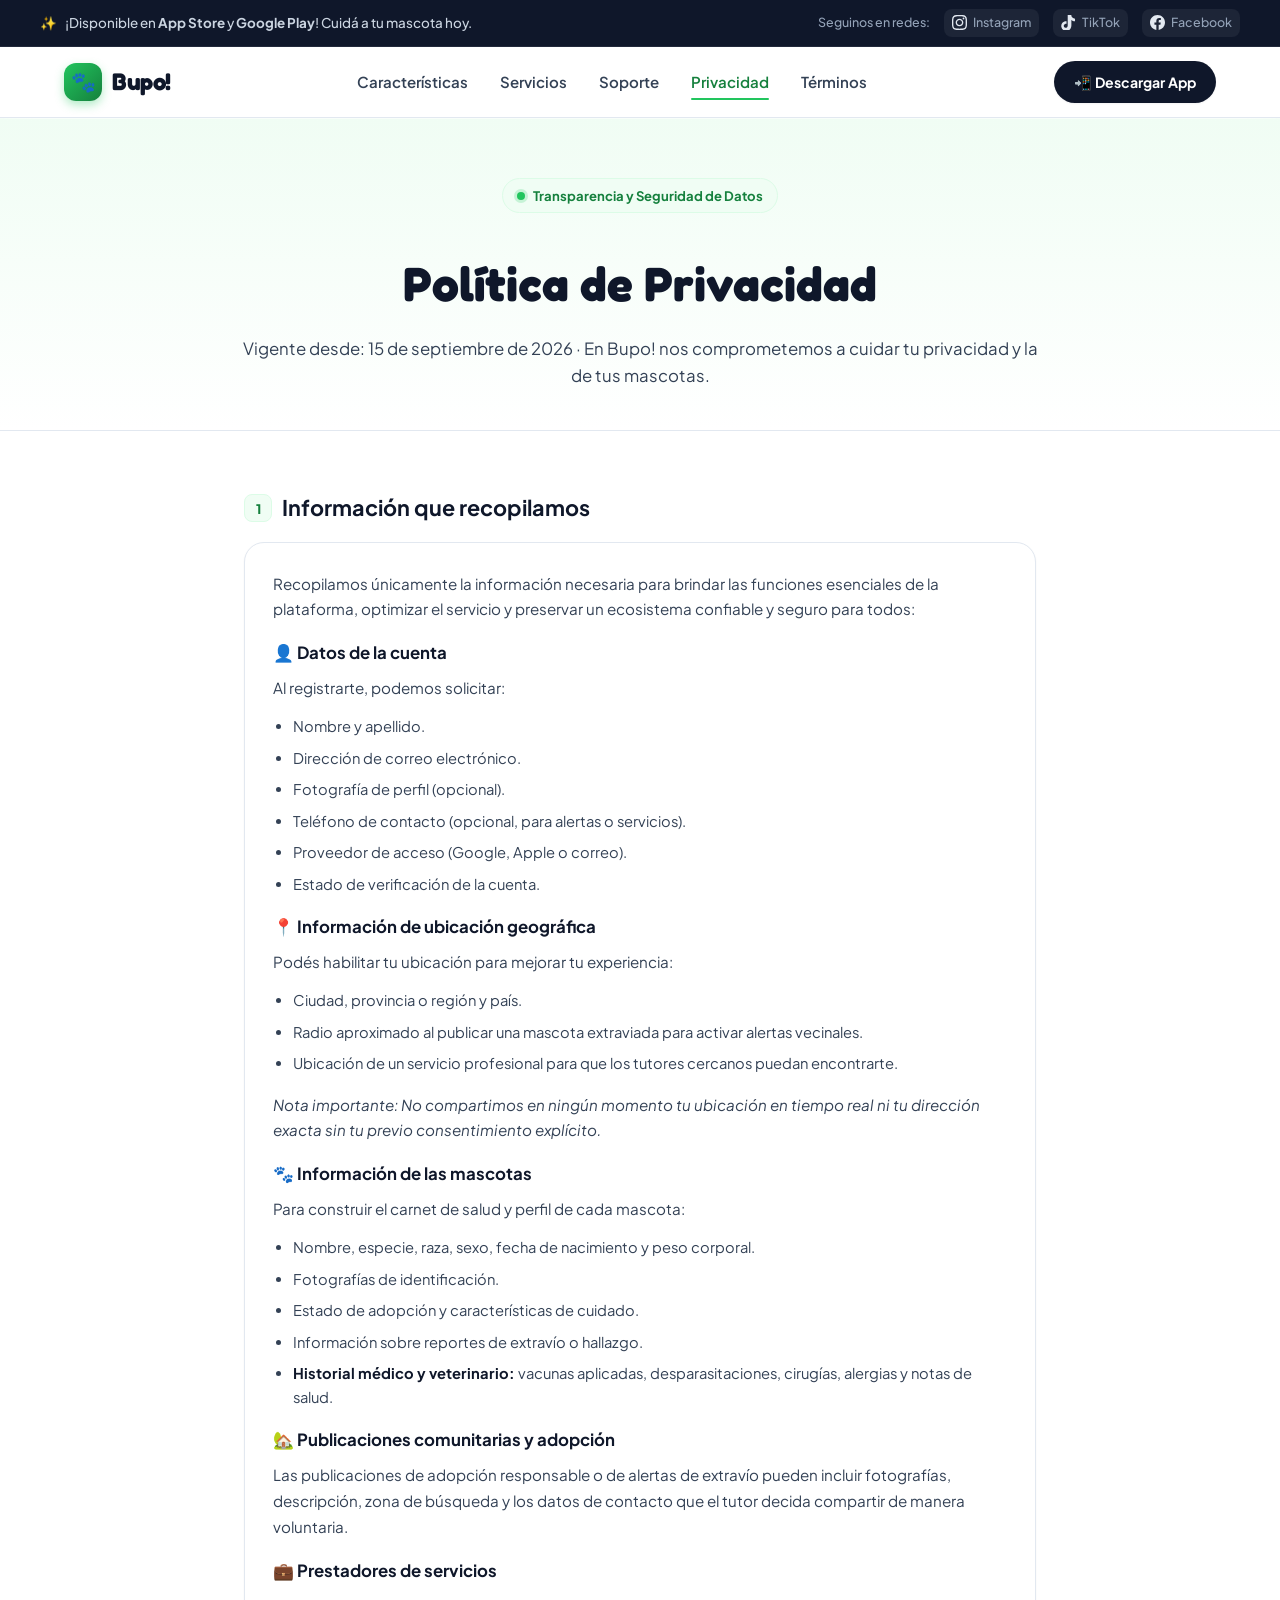
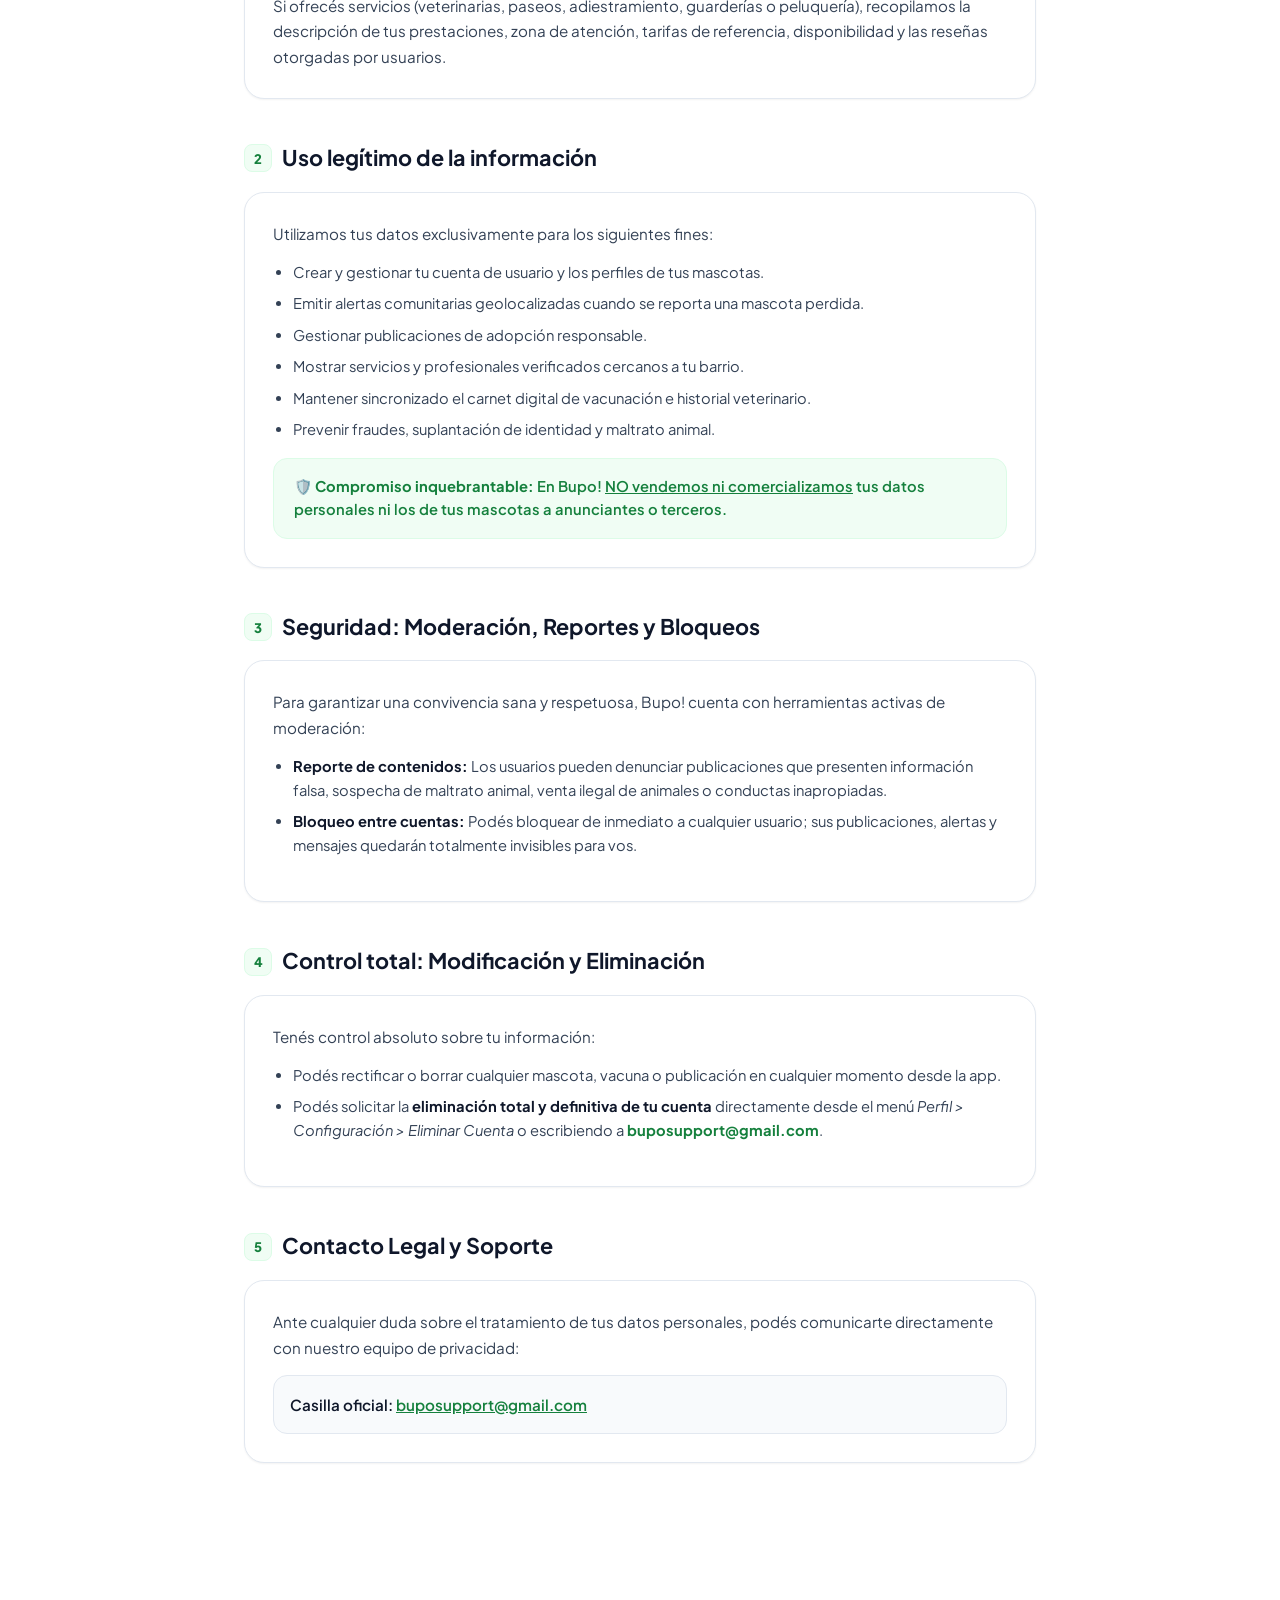
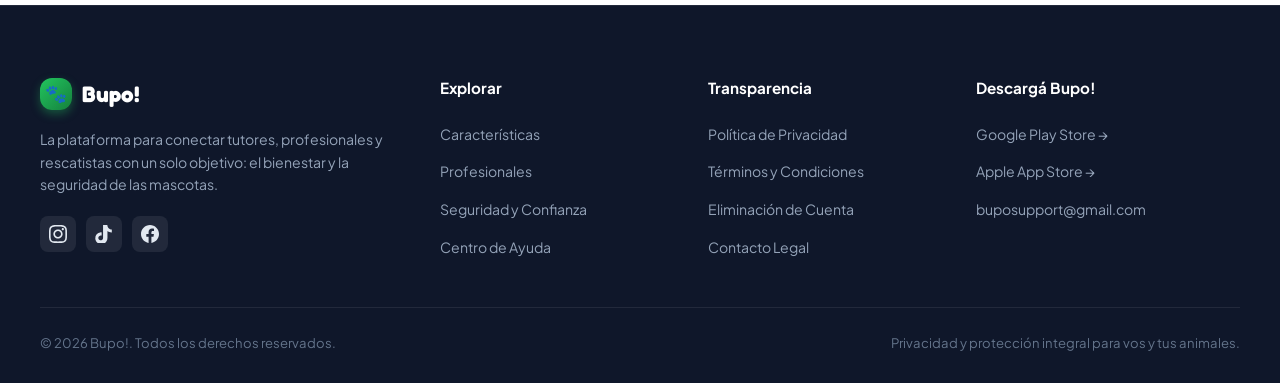
<file: privacy.html>
<!DOCTYPE html>
<html lang="es">

<head>
    <meta charset="UTF-8">
    <meta name="viewport" content="width=device-width, initial-scale=1.0">
    <title>Política de Privacidad — Bupo!</title>
    <meta name="description"
        content="Política de Privacidad de Bupo!. Conocé cómo cuidamos tus datos y los de tu mascota de manera segura, ética y transparente.">
    <meta name="theme-color" content="#22C55E">

    <!-- Google Fonts -->
    <link rel="preconnect" href="https://fonts.googleapis.com">
    <link rel="preconnect" href="https://fonts.gstatic.com" crossorigin>
    <link
        href="https://fonts.googleapis.com/css2?family=Fredoka:wght@500;600;700&family=Plus+Jakarta+Sans:wght@400;500;600;700;800&display=swap"
        rel="stylesheet">

    <!-- Master Stylesheet -->
    <link rel="stylesheet" href="style.css">
</head>

<body>

    <!-- TOPBAR CON REDES Y TIENDAS -->
    <aside class="topbar" aria-label="Aviso y Redes">
        <div class="topbar-container">
            <div class="topbar-badge">
                <span class="sparkle">✨</span>
                <span>¡Disponible en <strong>App Store</strong> y <strong>Google Play</strong>! Cuidá a tu mascota
                    hoy.</span>
            </div>
            <div class="topbar-socials">
                <span>Seguinos en redes:</span>
                <a href="https://www.instagram.com/boopopet?stkn=MXNvcjJ0OHd4ZGh4bw==" target="_blank"
                    rel="noopener noreferrer" class="social-link" title="Instagram @boopopet">
                    <svg viewBox="0 0 24 24">
                        <path
                            d="M12 2.163c3.204 0 3.584.012 4.85.07 3.252.148 4.771 1.691 4.919 4.919.058 1.265.069 1.645.069 4.849 0 3.205-.012 3.584-.069 4.849-.149 3.225-1.664 4.771-4.919 4.919-1.266.058-1.644.07-4.85.07-3.204 0-3.584-.012-4.849-.07-3.26-.149-4.771-1.699-4.919-4.92-.058-1.265-.07-1.644-.07-4.849 0-3.204.013-3.583.07-4.849.149-3.227 1.664-4.771 4.919-4.919 1.266-.057 1.645-.069 4.849-.069zm0-2.163c-3.259 0-3.667.014-4.947.072-4.358.2-6.78 2.618-6.98 6.98-.059 1.281-.073 1.689-.073 4.948 0 3.259.014 3.668.072 4.948.2 4.358 2.618 6.78 6.98 6.98 1.281.058 1.689.072 4.948.072 3.259 0 3.668-.014 4.948-.072 4.354-.2 6.782-2.618 6.979-6.98.059-1.28.073-1.689.073-4.948 0-3.259-.014-3.667-.072-4.947-.196-4.354-2.617-6.78-6.979-6.98-1.281-.059-1.69-.073-4.949-.073zm0 5.838c-3.403 0-6.162 2.759-6.162 6.162s2.759 6.163 6.162 6.163 6.162-2.759 6.162-6.163c0-3.403-2.759-6.162-6.162-6.162zm0 10.162c-2.209 0-4-1.79-4-4 0-2.209 1.791-4 4-4s4 1.791 4 4c0 2.21-1.791 4-4 4zm6.406-11.845c-.796 0-1.441.645-1.441 1.44s.645 1.44 1.441 1.44c.795 0 1.439-.645 1.439-1.44s-.644-1.44-1.439-1.44z" />
                    </svg>
                    <span>Instagram</span>
                </a>
                <a href="https://www.tiktok.com/@boopopet?_r=1&_t=ZS-99ktgNSiXGn" target="_blank"
                    rel="noopener noreferrer" class="social-link" title="TikTok @boopopet">
                    <svg viewBox="0 0 24 24">
                        <path
                            d="M12.525.02c1.31-.02 2.61-.01 3.91-.02.08 1.53.63 3.09 1.75 4.17 1.12 1.11 2.7 1.62 4.24 1.79v4.03c-1.44-.05-2.89-.35-4.2-.97-.57-.26-1.1-.59-1.62-1.01v8.83c0 1.72-.4 3.43-1.27 4.88-1.05 1.77-2.78 3.12-4.78 3.65-2.07.56-4.32.25-6.18-.85-1.92-1.12-3.32-2.99-3.79-5.18-.46-2.14-.04-4.42 1.15-6.24 1.17-1.8 3.09-2.98 5.22-3.23.63-.08 1.27-.08 1.9.01v4.14c-.75-.16-1.54-.1-2.26.18-.75.29-1.39.86-1.76 1.59-.39.75-.46 1.63-.22 2.45.24.81.82 1.49 1.57 1.87.77.39 1.68.44 2.5.15.8-.29 1.45-.92 1.76-1.71.21-.55.3-1.14.29-1.73V.02h3.18z" />
                    </svg>
                    <span>TikTok</span>
                </a>
                <a href="https://www.facebook.com/share/1LVxsojStF/" target="_blank" rel="noopener noreferrer"
                    class="social-link" title="Facebook Bupo">
                    <svg viewBox="0 0 24 24">
                        <path
                            d="M24 12.073c0-6.627-5.373-12-12-12s-12 5.373-12 12c0 5.99 4.388 10.954 10.125 11.854v-8.385H7.078v-3.47h3.047V9.43c0-3.007 1.792-4.669 4.533-4.669 1.312 0 2.686.235 2.686.235v2.953H15.83c-1.491 0-1.956.925-1.956 1.874v2.25h3.328l-.532 3.47h-2.796v8.385C19.612 23.027 24 18.062 24 12.073z" />
                    </svg>
                    <span>Facebook</span>
                </a>
            </div>
        </div>
    </aside>

    <!-- NAVBAR -->
    <nav class="navbar" id="navbar">
        <div class="nav-container">
            <a href="index.html" class="logo">
                <span class="logo-icon">🐾</span>
                <span>Bupo!</span>
            </a>

            <div class="nav-links">
                <a href="index.html#caracteristicas">Características</a>
                <a href="index.html#servicios">Servicios</a>
                <a href="support.html">Soporte</a>
                <a href="privacy.html" class="active">Privacidad</a>
                <a href="terms.html">Términos</a>
            </div>

            <div class="nav-actions">
                <a href="index.html#descargar" class="nav-cta-btn">
                    <span>📲 Descargar App</span>
                </a>
            </div>
        </div>
    </nav>

    <!-- CABECERA DE PÁGINA -->
    <header class="page-hero">
        <div class="page-hero-container">
            <span class="eyebrow-pill">
                <span class="dot"></span>
                <span>Transparencia y Seguridad de Datos</span>
            </span>
            <h1>Política de Privacidad</h1>
            <p>Vigente desde: 15 de septiembre de 2026 · En Bupo! nos comprometemos a cuidar tu privacidad y la de tus
                mascotas.</p>
        </div>
    </header>

    <!-- CUERPO PRINCIPAL -->
    <main class="legal-content-wrapper">

        <section class="legal-section-block">
            <h2><span class="sec-num">1</span>Información que recopilamos</h2>
            <div class="legal-box">
                <p>
                    Recopilamos únicamente la información necesaria para brindar las funciones esenciales de la
                    plataforma, optimizar el servicio y preservar un ecosistema confiable y seguro para todos:
                </p>

                <h3 style="font-size: 1.05rem; margin: 18px 0 8px; color: var(--ink);">👤 Datos de la cuenta</h3>
                <p>Al registrarte, podemos solicitar:</p>
                <ul>
                    <li>Nombre y apellido.</li>
                    <li>Dirección de correo electrónico.</li>
                    <li>Fotografía de perfil (opcional).</li>
                    <li>Teléfono de contacto (opcional, para alertas o servicios).</li>
                    <li>Proveedor de acceso (Google, Apple o correo).</li>
                    <li>Estado de verificación de la cuenta.</li>
                </ul>

                <h3 style="font-size: 1.05rem; margin: 18px 0 8px; color: var(--ink);">📍 Información de ubicación
                    geográfica</h3>
                <p>Podés habilitar tu ubicación para mejorar tu experiencia:</p>
                <ul>
                    <li>Ciudad, provincia o región y país.</li>
                    <li>Radio aproximado al publicar una mascota extraviada para activar alertas vecinales.</li>
                    <li>Ubicación de un servicio profesional para que los tutores cercanos puedan encontrarte.</li>
                </ul>
                <p><em>Nota importante: No compartimos en ningún momento tu ubicación en tiempo real ni tu dirección
                        exacta sin tu previo consentimiento explícito.</em></p>

                <h3 style="font-size: 1.05rem; margin: 18px 0 8px; color: var(--ink);">🐾 Información de las mascotas
                </h3>
                <p>Para construir el carnet de salud y perfil de cada mascota:</p>
                <ul>
                    <li>Nombre, especie, raza, sexo, fecha de nacimiento y peso corporal.</li>
                    <li>Fotografías de identificación.</li>
                    <li>Estado de adopción y características de cuidado.</li>
                    <li>Información sobre reportes de extravío o hallazgo.</li>
                    <li><strong>Historial médico y veterinario:</strong> vacunas aplicadas, desparasitaciones, cirugías,
                        alergias y notas de salud.</li>
                </ul>

                <h3 style="font-size: 1.05rem; margin: 18px 0 8px; color: var(--ink);">🏡 Publicaciones comunitarias y
                    adopción</h3>
                <p>
                    Las publicaciones de adopción responsable o de alertas de extravío pueden incluir fotografías,
                    descripción, zona de búsqueda y los datos de contacto que el tutor decida compartir de manera
                    voluntaria.
                </p>

                <h3 style="font-size: 1.05rem; margin: 18px 0 8px; color: var(--ink);">💼 Prestadores de servicios</h3>
                <p>
                    Si ofrecés servicios (veterinarias, paseos, adiestramiento, guarderías o peluquería), recopilamos la
                    descripción de tus prestaciones, zona de atención, tarifas de referencia, disponibilidad y las
                    reseñas otorgadas por usuarios.
                </p>
            </div>
        </section>

        <section class="legal-section-block">
            <h2><span class="sec-num">2</span>Uso legítimo de la información</h2>
            <div class="legal-box">
                <p>Utilizamos tus datos exclusivamente para los siguientes fines:</p>
                <ul>
                    <li>Crear y gestionar tu cuenta de usuario y los perfiles de tus mascotas.</li>
                    <li>Emitir alertas comunitarias geolocalizadas cuando se reporta una mascota perdida.</li>
                    <li>Gestionar publicaciones de adopción responsable.</li>
                    <li>Mostrar servicios y profesionales verificados cercanos a tu barrio.</li>
                    <li>Mantener sincronizado el carnet digital de vacunación e historial veterinario.</li>
                    <li>Prevenir fraudes, suplantación de identidad y maltrato animal.</li>
                </ul>
                <div class="highlight-card">
                    🛡️ <strong>Compromiso inquebrantable:</strong> En Bupo! <u>NO vendemos ni comercializamos</u> tus
                    datos personales ni los de tus mascotas a anunciantes o terceros.
                </div>
            </div>
        </section>

        <section class="legal-section-block">
            <h2><span class="sec-num">3</span>Seguridad: Moderación, Reportes y Bloqueos</h2>
            <div class="legal-box">
                <p>
                    Para garantizar una convivencia sana y respetuosa, Bupo! cuenta con herramientas activas de
                    moderación:
                </p>
                <ul>
                    <li><strong>Reporte de contenidos:</strong> Los usuarios pueden denunciar publicaciones que
                        presenten información falsa, sospecha de maltrato animal, venta ilegal de animales o conductas
                        inapropiadas.</li>
                    <li><strong>Bloqueo entre cuentas:</strong> Podés bloquear de inmediato a cualquier usuario; sus
                        publicaciones, alertas y mensajes quedarán totalmente invisibles para vos.</li>
                </ul>
            </div>
        </section>

        <section class="legal-section-block">
            <h2><span class="sec-num">4</span>Control total: Modificación y Eliminación</h2>
            <div class="legal-box">
                <p>Tenés control absoluto sobre tu información:</p>
                <ul>
                    <li>Podés rectificar o borrar cualquier mascota, vacuna o publicación en cualquier momento desde la
                        app.</li>
                    <li>Podés solicitar la <strong>eliminación total y definitiva de tu cuenta</strong> directamente
                        desde el menú <em>Perfil > Configuración > Eliminar Cuenta</em> o escribiendo a <a
                            href="mailto:buposupport@gmail.com"
                            style="color: var(--primary-dark); font-weight: 700;">buposupport@gmail.com</a>.</li>
                </ul>
            </div>
        </section>

        <section class="legal-section-block">
            <h2><span class="sec-num">5</span>Contacto Legal y Soporte</h2>
            <div class="legal-box">
                <p>Ante cualquier duda sobre el tratamiento de tus datos personales, podés comunicarte directamente con
                    nuestro equipo de privacidad:</p>
                <div
                    style="margin-top: 14px; background: var(--bg-subtle); padding: 16px; border-radius: var(--radius-md); border: 1px solid var(--border);">
                    <p style="margin: 0; font-weight: 600; color: var(--ink);">
                        Casilla oficial: <a href="mailto:buposupport@gmail.com"
                            style="color: var(--primary-dark); text-decoration: underline;">buposupport@gmail.com</a>
                    </p>
                </div>
            </div>
        </section>

    </main>

    <!-- FOOTER -->
    <footer class="site-footer">
        <div class="footer-container">
            <div class="footer-col">
                <a href="index.html" class="footer-logo">
                    <span class="logo-icon" style="width: 32px; height: 32px; font-size: 1.1rem;">🐾</span>
                    <span>Bupo!</span>
                </a>
                <p>
                    La plataforma para conectar tutores, profesionales y rescatistas con un solo objetivo: el bienestar
                    y la seguridad de las mascotas.
                </p>
                <div class="footer-social-icons">
                    <a href="https://www.instagram.com/boopopet?stkn=MXNvcjJ0OHd4ZGh4bw==" target="_blank"
                        rel="noopener noreferrer" class="footer-social-btn" title="Instagram">
                        <svg viewBox="0 0 24 24">
                            <path
                                d="M12 2.163c3.204 0 3.584.012 4.85.07 3.252.148 4.771 1.691 4.919 4.919.058 1.265.069 1.645.069 4.849 0 3.205-.012 3.584-.069 4.849-.149 3.225-1.664 4.771-4.919 4.919-1.266.058-1.644.07-4.85.07-3.204 0-3.584-.012-4.849-.07-3.26-.149-4.771-1.699-4.919-4.92-.058-1.265-.07-1.644-.07-4.849 0-3.204.013-3.583.07-4.849.149-3.227 1.664-4.771 4.919-4.919 1.266-.057 1.645-.069 4.849-.069zm0-2.163c-3.259 0-3.667.014-4.947.072-4.358.2-6.78 2.618-6.98 6.98-.059 1.281-.073 1.689-.073 4.948 0 3.259.014 3.668.072 4.948.2 4.358 2.618 6.78 6.98 6.98 1.281.058 1.689.072 4.948.072 3.259 0 3.668-.014 4.948-.072 4.354-.2 6.782-2.618 6.979-6.98.059-1.28.073-1.689.073-4.948 0-3.259-.014-3.667-.072-4.947-.196-4.354-2.617-6.78-6.979-6.98-1.281-.059-1.69-.073-4.949-.073zm0 5.838c-3.403 0-6.162 2.759-6.162 6.162s2.759 6.163 6.162 6.163 6.162-2.759 6.162-6.163c0-3.403-2.759-6.162-6.162-6.162zm0 10.162c-2.209 0-4-1.79-4-4 0-2.209 1.791-4 4-4s4 1.791 4 4c0 2.21-1.791 4-4 4zm6.406-11.845c-.796 0-1.441.645-1.441 1.44s.645 1.44 1.441 1.44c.795 0 1.439-.645 1.439-1.44s-.644-1.44-1.439-1.44z" />
                        </svg>
                    </a>
                    <a href="https://www.tiktok.com/@boopopet?_r=1&_t=ZS-99ktgNSiXGn" target="_blank"
                        rel="noopener noreferrer" class="footer-social-btn" title="TikTok">
                        <svg viewBox="0 0 24 24">
                            <path
                                d="M12.525.02c1.31-.02 2.61-.01 3.91-.02.08 1.53.63 3.09 1.75 4.17 1.12 1.11 2.7 1.62 4.24 1.79v4.03c-1.44-.05-2.89-.35-4.2-.97-.57-.26-1.1-.59-1.62-1.01v8.83c0 1.72-.4 3.43-1.27 4.88-1.05 1.77-2.78 3.12-4.78 3.65-2.07.56-4.32.25-6.18-.85-1.92-1.12-3.32-2.99-3.79-5.18-.46-2.14-.04-4.42 1.15-6.24 1.17-1.8 3.09-2.98 5.22-3.23.63-.08 1.27-.08 1.9.01v4.14c-.75-.16-1.54-.1-2.26.18-.75.29-1.39.86-1.76 1.59-.39.75-.46 1.63-.22 2.45.24.81.82 1.49 1.57 1.87.77.39 1.68.44 2.5.15.8-.29 1.45-.92 1.76-1.71.21-.55.3-1.14.29-1.73V.02h3.18z" />
                        </svg>
                    </a>
                    <a href="https://www.facebook.com/share/1LVxsojStF/" target="_blank" rel="noopener noreferrer"
                        class="footer-social-btn" title="Facebook">
                        <svg viewBox="0 0 24 24">
                            <path
                                d="M24 12.073c0-6.627-5.373-12-12-12s-12 5.373-12 12c0 5.99 4.388 10.954 10.125 11.854v-8.385H7.078v-3.47h3.047V9.43c0-3.007 1.792-4.669 4.533-4.669 1.312 0 2.686.235 2.686.235v2.953H15.83c-1.491 0-1.956.925-1.956 1.874v2.25h3.328l-.532 3.47h-2.796v8.385C19.612 23.027 24 18.062 24 12.073z" />
                        </svg>
                    </a>
                </div>
            </div>

            <div class="footer-col">
                <h4>Explorar</h4>
                <ul class="footer-links">
                    <li><a href="index.html#caracteristicas">Características</a></li>
                    <li><a href="index.html#servicios">Profesionales</a></li>
                    <li><a href="index.html#seguridad">Seguridad y Confianza</a></li>
                    <li><a href="support.html">Centro de Ayuda</a></li>
                </ul>
            </div>

            <div class="footer-col">
                <h4>Transparencia</h4>
                <ul class="footer-links">
                    <li><a href="privacy.html">Política de Privacidad</a></li>
                    <li><a href="terms.html">Términos y Condiciones</a></li>
                    <li><a href="support.html#eliminar-cuenta">Eliminación de Cuenta</a></li>
                    <li><a href="mailto:buposupport@gmail.com">Contacto Legal</a></li>
                </ul>
            </div>

            <div class="footer-col">
                <h4>Descargá Bupo!</h4>
                <ul class="footer-links">
                    <li><a href="https://play.google.com/store/apps/details?id=com.froslaud.boopopet" target="_blank"
                            rel="noopener noreferrer">Google Play Store →</a></li>
                    <li><a href="https://apps.apple.com/ar/app/bupo-todo-para-tus-mascotas/id6790151193" target="_blank"
                            rel="noopener noreferrer">Apple App Store →</a></li>
                    <li><a href="mailto:buposupport@gmail.com">buposupport@gmail.com</a></li>
                </ul>
            </div>
        </div>

        <div class="footer-bottom">
            <div>
                © 2026 Bupo!. Todos los derechos reservados.
            </div>
            <div>
                Privacidad y protección integral para vos y tus animales.
            </div>
        </div>
    </footer>

</body>

</html>
</file>
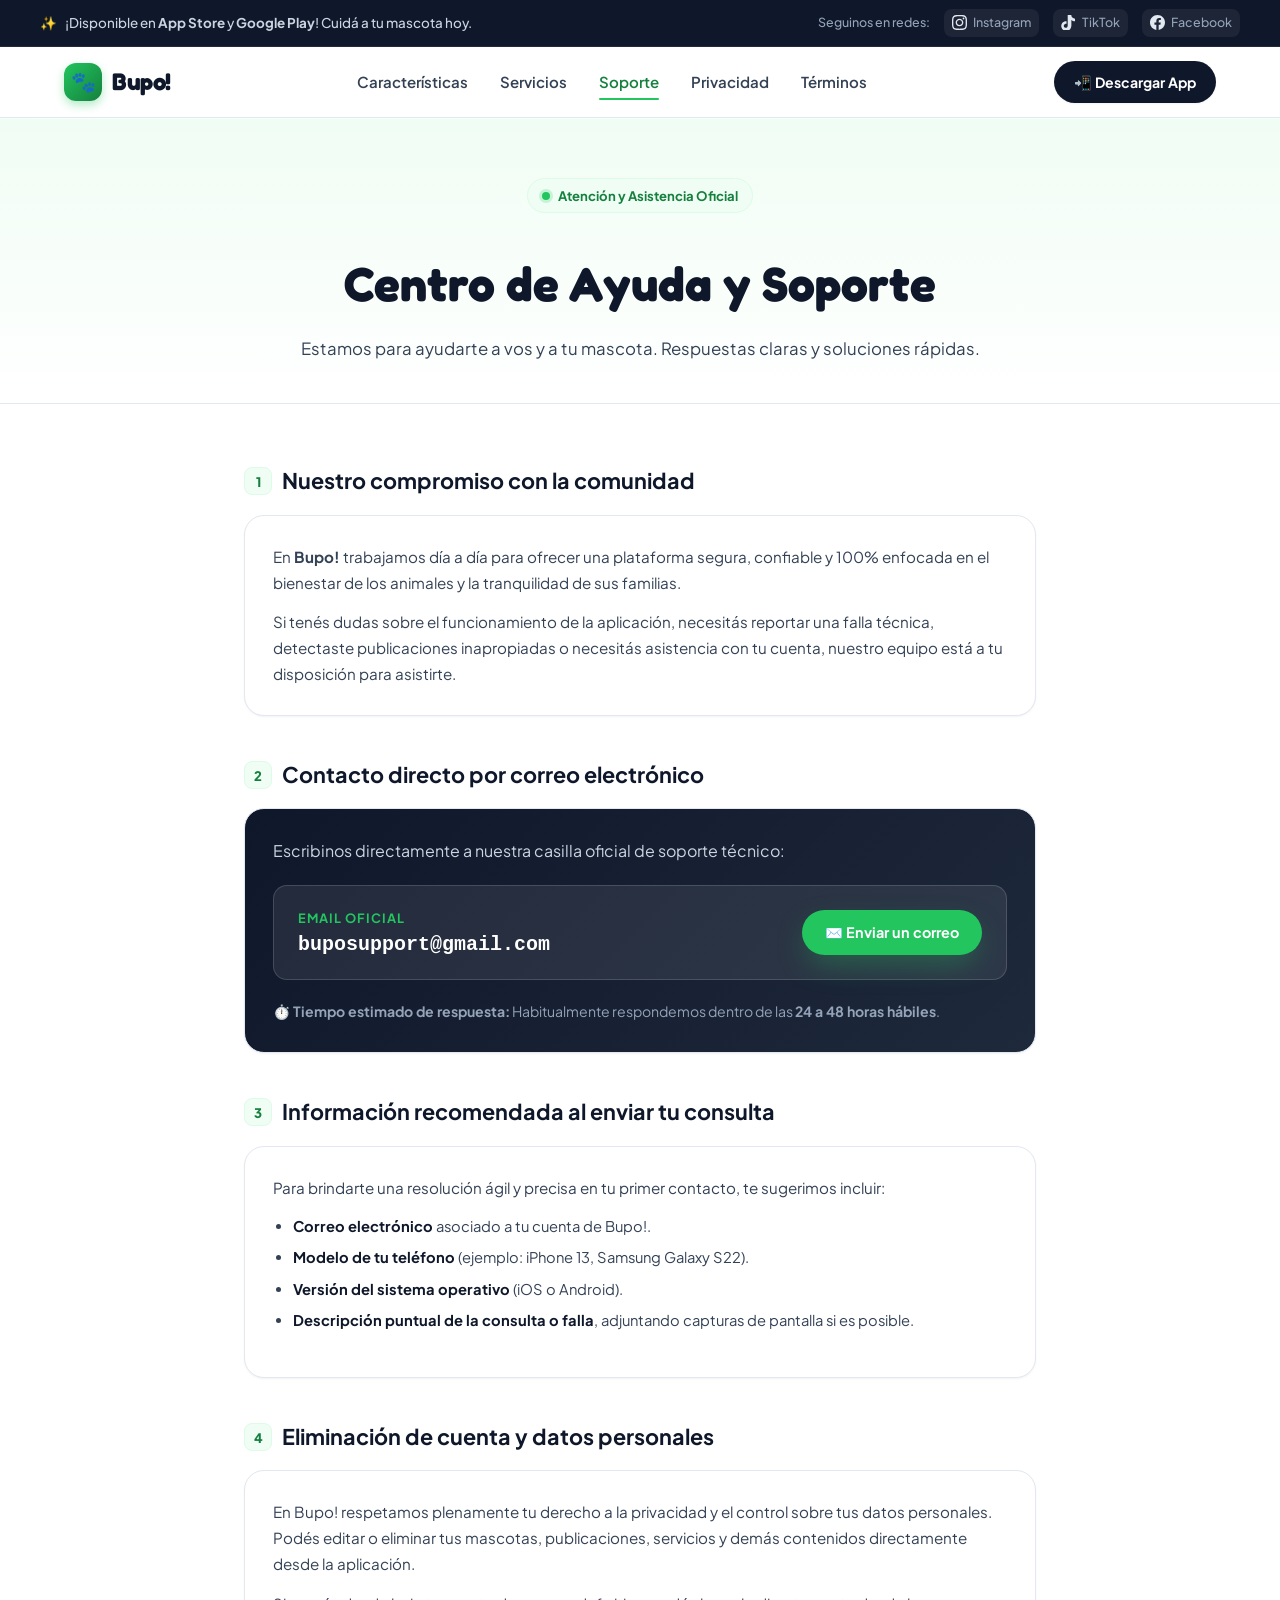
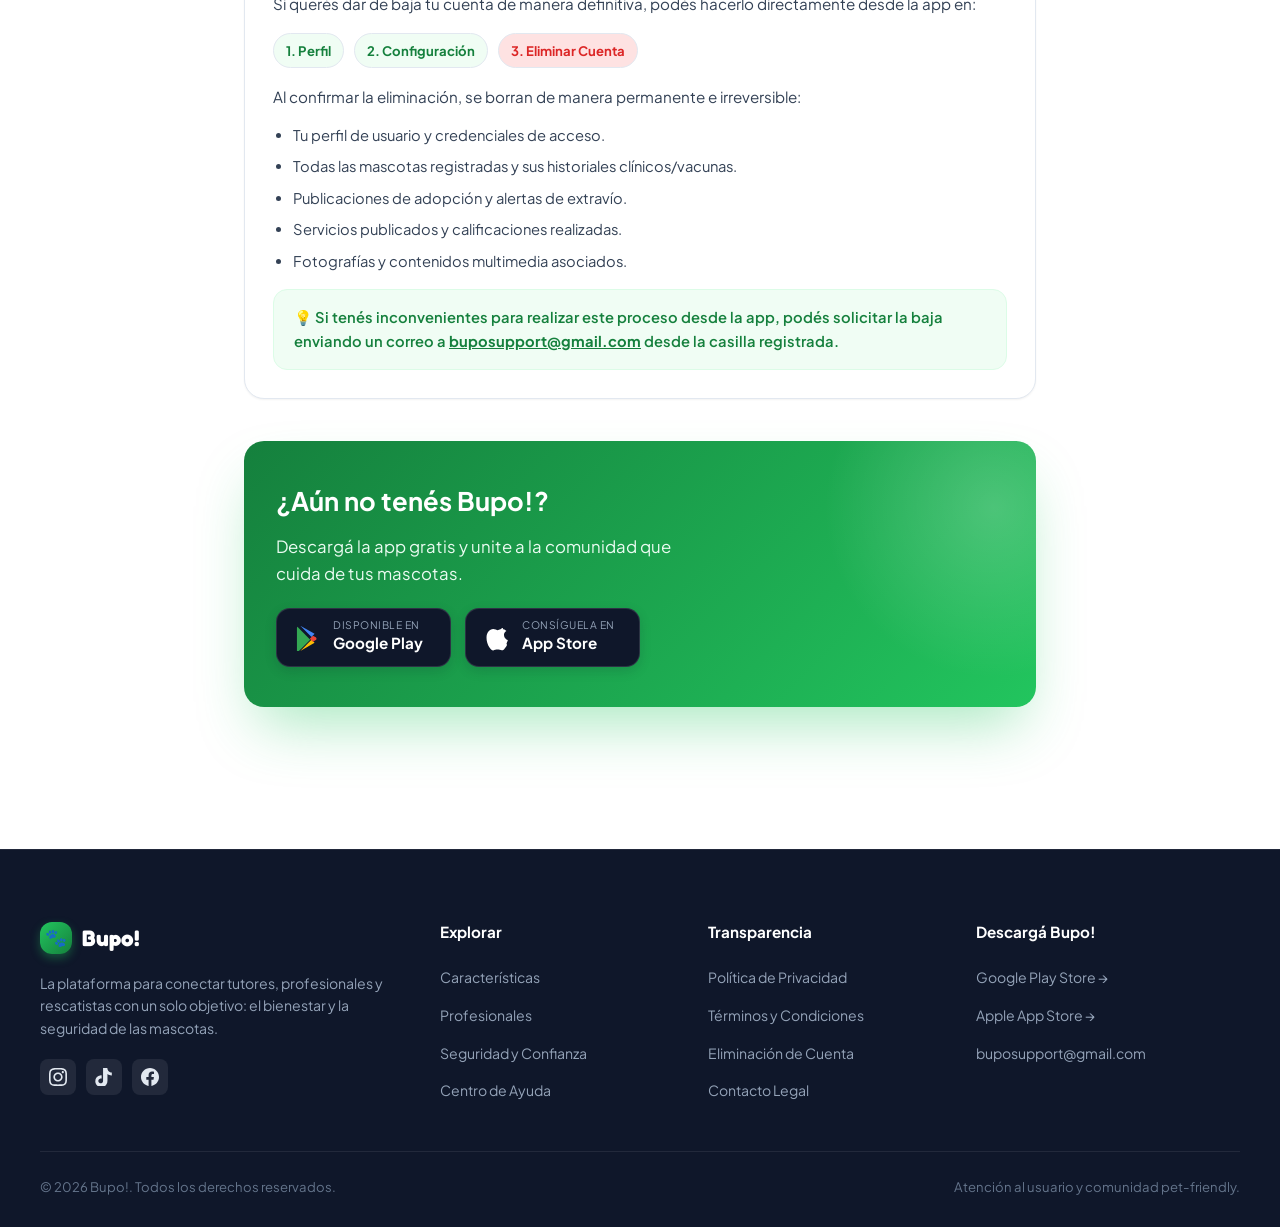
<file: support.html>
<!DOCTYPE html>
<html lang="es">

<head>
    <meta charset="UTF-8">
    <meta name="viewport" content="width=device-width, initial-scale=1.0">
    <title>Centro de Soporte y Ayuda — Bupo!</title>
    <meta name="description"
        content="Centro de Ayuda y Soporte Oficial de Bupo!. Consultas sobre tu cuenta, reporte de incidentes, eliminación de datos y asistencia para tutores de mascotas.">
    <meta name="theme-color" content="#22C55E">

    <!-- Google Fonts -->
    <link rel="preconnect" href="https://fonts.googleapis.com">
    <link rel="preconnect" href="https://fonts.gstatic.com" crossorigin>
    <link
        href="https://fonts.googleapis.com/css2?family=Fredoka:wght@500;600;700&family=Plus+Jakarta+Sans:wght@400;500;600;700;800&display=swap"
        rel="stylesheet">

    <!-- Master Stylesheet -->
    <link rel="stylesheet" href="style.css">
</head>

<body>

    <!-- TOPBAR CON REDES Y TIENDAS -->
    <aside class="topbar" aria-label="Aviso y Redes">
        <div class="topbar-container">
            <div class="topbar-badge">
                <span class="sparkle">✨</span>
                <span>¡Disponible en <strong>App Store</strong> y <strong>Google Play</strong>! Cuidá a tu mascota
                    hoy.</span>
            </div>
            <div class="topbar-socials">
                <span>Seguinos en redes:</span>
                <a href="https://www.instagram.com/boopopet?stkn=MXNvcjJ0OHd4ZGh4bw==" target="_blank"
                    rel="noopener noreferrer" class="social-link" title="Instagram @boopopet">
                    <svg viewBox="0 0 24 24">
                        <path
                            d="M12 2.163c3.204 0 3.584.012 4.85.07 3.252.148 4.771 1.691 4.919 4.919.058 1.265.069 1.645.069 4.849 0 3.205-.012 3.584-.069 4.849-.149 3.225-1.664 4.771-4.919 4.919-1.266.058-1.644.07-4.85.07-3.204 0-3.584-.012-4.849-.07-3.26-.149-4.771-1.699-4.919-4.92-.058-1.265-.07-1.644-.07-4.849 0-3.204.013-3.583.07-4.849.149-3.227 1.664-4.771 4.919-4.919 1.266-.057 1.645-.069 4.849-.069zm0-2.163c-3.259 0-3.667.014-4.947.072-4.358.2-6.78 2.618-6.98 6.98-.059 1.281-.073 1.689-.073 4.948 0 3.259.014 3.668.072 4.948.2 4.358 2.618 6.78 6.98 6.98 1.281.058 1.689.072 4.948.072 3.259 0 3.668-.014 4.948-.072 4.354-.2 6.782-2.618 6.979-6.98.059-1.28.073-1.689.073-4.948 0-3.259-.014-3.667-.072-4.947-.196-4.354-2.617-6.78-6.979-6.98-1.281-.059-1.69-.073-4.949-.073zm0 5.838c-3.403 0-6.162 2.759-6.162 6.162s2.759 6.163 6.162 6.163 6.162-2.759 6.162-6.163c0-3.403-2.759-6.162-6.162-6.162zm0 10.162c-2.209 0-4-1.79-4-4 0-2.209 1.791-4 4-4s4 1.791 4 4c0 2.21-1.791 4-4 4zm6.406-11.845c-.796 0-1.441.645-1.441 1.44s.645 1.44 1.441 1.44c.795 0 1.439-.645 1.439-1.44s-.644-1.44-1.439-1.44z" />
                    </svg>
                    <span>Instagram</span>
                </a>
                <a href="https://www.tiktok.com/@boopopet?_r=1&_t=ZS-99ktgNSiXGn" target="_blank"
                    rel="noopener noreferrer" class="social-link" title="TikTok @boopopet">
                    <svg viewBox="0 0 24 24">
                        <path
                            d="M12.525.02c1.31-.02 2.61-.01 3.91-.02.08 1.53.63 3.09 1.75 4.17 1.12 1.11 2.7 1.62 4.24 1.79v4.03c-1.44-.05-2.89-.35-4.2-.97-.57-.26-1.1-.59-1.62-1.01v8.83c0 1.72-.4 3.43-1.27 4.88-1.05 1.77-2.78 3.12-4.78 3.65-2.07.56-4.32.25-6.18-.85-1.92-1.12-3.32-2.99-3.79-5.18-.46-2.14-.04-4.42 1.15-6.24 1.17-1.8 3.09-2.98 5.22-3.23.63-.08 1.27-.08 1.9.01v4.14c-.75-.16-1.54-.1-2.26.18-.75.29-1.39.86-1.76 1.59-.39.75-.46 1.63-.22 2.45.24.81.82 1.49 1.57 1.87.77.39 1.68.44 2.5.15.8-.29 1.45-.92 1.76-1.71.21-.55.3-1.14.29-1.73V.02h3.18z" />
                    </svg>
                    <span>TikTok</span>
                </a>
                <a href="https://www.facebook.com/share/1LVxsojStF/" target="_blank" rel="noopener noreferrer"
                    class="social-link" title="Facebook Bupo">
                    <svg viewBox="0 0 24 24">
                        <path
                            d="M24 12.073c0-6.627-5.373-12-12-12s-12 5.373-12 12c0 5.99 4.388 10.954 10.125 11.854v-8.385H7.078v-3.47h3.047V9.43c0-3.007 1.792-4.669 4.533-4.669 1.312 0 2.686.235 2.686.235v2.953H15.83c-1.491 0-1.956.925-1.956 1.874v2.25h3.328l-.532 3.47h-2.796v8.385C19.612 23.027 24 18.062 24 12.073z" />
                    </svg>
                    <span>Facebook</span>
                </a>
            </div>
        </div>
    </aside>

    <!-- NAVBAR -->
    <nav class="navbar" id="navbar">
        <div class="nav-container">
            <a href="index.html" class="logo">
                <span class="logo-icon">🐾</span>
                <span>Bupo!</span>
            </a>

            <div class="nav-links">
                <a href="index.html#caracteristicas">Características</a>
                <a href="index.html#servicios">Servicios</a>
                <a href="support.html" class="active">Soporte</a>
                <a href="privacy.html">Privacidad</a>
                <a href="terms.html">Términos</a>
            </div>

            <div class="nav-actions">
                <a href="index.html#descargar" class="nav-cta-btn">
                    <span>📲 Descargar App</span>
                </a>
            </div>
        </div>
    </nav>

    <!-- CABECERA DE PÁGINA -->
    <header class="page-hero">
        <div class="page-hero-container">
            <span class="eyebrow-pill">
                <span class="dot"></span>
                <span>Atención y Asistencia Oficial</span>
            </span>
            <h1>Centro de Ayuda y Soporte</h1>
            <p>Estamos para ayudarte a vos y a tu mascota. Respuestas claras y soluciones rápidas.</p>
        </div>
    </header>

    <!-- CONTENIDO DE SOPORTE -->
    <main class="legal-content-wrapper">

        <!-- COMPROMISO -->
        <section class="legal-section-block">
            <h2><span class="sec-num">1</span>Nuestro compromiso con la comunidad</h2>
            <div class="legal-box">
                <p>
                    En <strong>Bupo!</strong> trabajamos día a día para ofrecer una plataforma segura, confiable y 100%
                    enfocada en el bienestar de los animales y la tranquilidad de sus familias.
                </p>
                <p>
                    Si tenés dudas sobre el funcionamiento de la aplicación, necesitás reportar una falla técnica,
                    detectaste publicaciones inapropiadas o necesitás asistencia con tu cuenta, nuestro equipo está a tu
                    disposición para asistirte.
                </p>
            </div>
        </section>

        <!-- CANAL DE CONTACTO DIRECTO -->
        <section class="legal-section-block">
            <h2><span class="sec-num">2</span>Contacto directo por correo electrónico</h2>
            <div class="legal-box"
                style="background: linear-gradient(135deg, #0F172A 0%, #1E293B 100%); color: #FFFFFF;">
                <p style="color: #CBD5E1; font-size: 1rem;">
                    Escribinos directamente a nuestra casilla oficial de soporte técnico:
                </p>
                <div
                    style="margin: 20px 0; display: flex; align-items: center; justify-content: space-between; background: rgba(255,255,255,0.08); padding: 18px 24px; border-radius: var(--radius-md); border: 1px solid rgba(255,255,255,0.15); flex-wrap: wrap; gap: 14px;">
                    <div>
                        <span
                            style="font-size: 0.8rem; text-transform: uppercase; letter-spacing: 0.08em; color: var(--primary); font-weight: 700;">Email
                            oficial</span>
                        <div style="font-size: 1.25rem; font-weight: 700; color: #FFFFFF; font-family: monospace;">
                            buposupport@gmail.com</div>
                    </div>
                    <a href="mailto:buposupport@gmail.com" class="btn btn-primary"
                        style="padding: 10px 22px; font-size: 0.9rem;">
                        ✉️ Enviar un correo
                    </a>
                </div>
                <p style="color: #94A3B8; font-size: 0.88rem; margin-bottom: 0;">
                    ⏱️ <strong>Tiempo estimado de respuesta:</strong> Habitualmente respondemos dentro de las <strong>24
                        a 48 horas hábiles</strong>.
                </p>
            </div>
        </section>

        <!-- GUÍA ANTES DE CONTACTAR -->
        <section class="legal-section-block">
            <h2><span class="sec-num">3</span>Información recomendada al enviar tu consulta</h2>
            <div class="legal-box">
                <p>Para brindarte una resolución ágil y precisa en tu primer contacto, te sugerimos incluir:</p>
                <ul>
                    <li><strong>Correo electrónico</strong> asociado a tu cuenta de Bupo!.</li>
                    <li><strong>Modelo de tu teléfono</strong> (ejemplo: iPhone 13, Samsung Galaxy S22).</li>
                    <li><strong>Versión del sistema operativo</strong> (iOS o Android).</li>
                    <li><strong>Descripción puntual de la consulta o falla</strong>, adjuntando capturas de pantalla si
                        es posible.</li>
                </ul>
            </div>
        </section>

        <!-- ELIMINACIÓN DE CUENTA -->
        <section class="legal-section-block" id="eliminar-cuenta">
            <h2><span class="sec-num">4</span>Eliminación de cuenta y datos personales</h2>
            <div class="legal-box">
                <p>
                    En Bupo! respetamos plenamente tu derecho a la privacidad y el control sobre tus datos personales.
                    Podés editar o eliminar tus mascotas, publicaciones, servicios y demás contenidos directamente desde
                    la aplicación.
                </p>
                <p>Si querés dar de baja tu cuenta de manera definitiva, podés hacerlo directamente desde la app en:</p>

                <div style="display: flex; gap: 10px; margin: 16px 0; flex-wrap: wrap;">
                    <span class="social-pill"
                        style="background: var(--primary-light); color: var(--primary-dark); font-weight: 700;">1.
                        Perfil</span>
                    <span class="social-pill"
                        style="background: var(--primary-light); color: var(--primary-dark); font-weight: 700;">2.
                        Configuración</span>
                    <span class="social-pill" style="background: #FEE2E2; color: #DC2626; font-weight: 700;">3. Eliminar
                        Cuenta</span>
                </div>

                <p>Al confirmar la eliminación, se borran de manera permanente e irreversible:</p>
                <ul>
                    <li>Tu perfil de usuario y credenciales de acceso.</li>
                    <li>Todas las mascotas registradas y sus historiales clínicos/vacunas.</li>
                    <li>Publicaciones de adopción y alertas de extravío.</li>
                    <li>Servicios publicados y calificaciones realizadas.</li>
                    <li>Fotografías y contenidos multimedia asociados.</li>
                </ul>
                <div class="highlight-card">
                    💡 Si tenés inconvenientes para realizar este proceso desde la app, podés solicitar la baja enviando
                    un correo a <a href="mailto:buposupport@gmail.com"
                        style="text-decoration: underline; font-weight: 700;">buposupport@gmail.com</a> desde la casilla
                    registrada.
                </div>
            </div>
        </section>

        <!-- DESCARGA DIRECTA -->
        <section class="legal-section-block">
            <div class="download-card" style="padding: 40px 32px; border-radius: var(--radius-lg);">
                <div>
                    <h3 style="font-size: 1.6rem; margin-bottom: 12px; color: #FFFFFF;">¿Aún no tenés Bupo!?</h3>
                    <p style="margin-bottom: 20px;">Descargá la app gratis y unite a la comunidad que cuida de tus
                        mascotas.</p>
                    <div class="store-badges">
                        <a href="https://play.google.com/store/apps/details?id=com.froslaud.boopopet" target="_blank"
                            rel="noopener noreferrer" class="btn-store" style="background: #0F172A;">
                            <svg viewBox="0 0 512 512">
                                <path fill="#4285F4" d="M325.3 234.3L104.6 13l280.8 161.2-60.1 60.1z" />
                                <path fill="#34A853"
                                    d="M47 36.4L299.7 289 47 541.7c-5.7-6.2-9-14.7-9-24.1V59.8c0-9.2 3.2-17.6 9-23.4z" />
                                <path fill="#FBBC04" d="M325.3 289.7l60.1 60.1L104.6 511l220.7-221.3z" />
                                <path fill="#EA4335"
                                    d="M409.8 243.6l-58.4-33.5-59.7 59.7 59.7 59.7 58.7-33.7c18.5-10.6 18.5-27.9-.3-52.2z" />
                            </svg>
                            <div>
                                <span class="store-sub">Disponible en</span>
                                <span class="store-title">Google Play</span>
                            </div>
                        </a>
                        <a href="https://apps.apple.com/ar/app/bupo-todo-para-tus-mascotas/id6790151193" target="_blank"
                            rel="noopener noreferrer" class="btn-store" style="background: #0F172A;">
                            <svg viewBox="0 0 170 170" fill="currentColor">
                                <path
                                    d="M150.37 130.25c-2.45 5.66-5.35 10.87-8.71 15.66-4.58 6.53-8.33 11.05-11.22 13.56-4.48 4.12-9.28 6.23-14.42 6.35-3.69 0-8.14-1.05-13.32-3.18-5.19-2.12-9.97-3.17-14.34-3.17-4.58 0-9.49 1.05-14.75 3.17-5.26 2.13-9.5 3.24-12.74 3.35-4.35.13-9.16-1.9-14.42-6.08-3.69-3.04-7.58-7.7-11.66-13.98-5.74-8.8-10.23-18.82-13.48-30.06-3.25-11.24-4.88-22.18-4.88-32.81 0-16.1 4.17-29.47 12.51-40.11 8.34-10.64 18.9-16.13 31.67-16.48 4.79 0 10.13 1.25 16.03 3.75 5.9 2.5 9.87 3.86 11.9 4.08 2.61-.43 6.94-1.89 13-4.38 6.06-2.49 11.29-3.61 15.68-3.36 12.3.64 22.04 4.88 29.23 12.72-10.66 6.47-15.88 15.44-15.68 26.92.2 10.24 4.3 18.66 12.3 25.26 3.82 3.16 8.16 5.51 13.02 7.06-2.3 6.96-5.26 14.28-8.88 21.96zm-26.6-105.8c0 6.64-2.5 12.95-7.5 17.93-5.2 5.17-11.45 8.21-18.75 7.84-.1-1.08-.16-2.06-.16-2.94 0-6.65 2.63-13.3 7.89-18.35 2.63-2.52 5.76-4.56 9.38-6.12 3.63-1.56 6.66-2.36 9.1-2.4.04 1.34.04 2.69.04 4.04z" />
                            </svg>
                            <div>
                                <span class="store-sub">Consíguela en</span>
                                <span class="store-title">App Store</span>
                            </div>
                        </a>
                    </div>
                </div>
            </div>
        </section>

    </main>

    <!-- FOOTER -->
    <footer class="site-footer">
        <div class="footer-container">
            <div class="footer-col">
                <a href="index.html" class="footer-logo">
                    <span class="logo-icon" style="width: 32px; height: 32px; font-size: 1.1rem;">🐾</span>
                    <span>Bupo!</span>
                </a>
                <p>
                    La plataforma para conectar tutores, profesionales y rescatistas con un solo objetivo: el bienestar
                    y la seguridad de las mascotas.
                </p>
                <div class="footer-social-icons">
                    <a href="https://www.instagram.com/boopopet?stkn=MXNvcjJ0OHd4ZGh4bw==" target="_blank"
                        rel="noopener noreferrer" class="footer-social-btn" title="Instagram">
                        <svg viewBox="0 0 24 24">
                            <path
                                d="M12 2.163c3.204 0 3.584.012 4.85.07 3.252.148 4.771 1.691 4.919 4.919.058 1.265.069 1.645.069 4.849 0 3.205-.012 3.584-.069 4.849-.149 3.225-1.664 4.771-4.919 4.919-1.266.058-1.644.07-4.85.07-3.204 0-3.584-.012-4.849-.07-3.26-.149-4.771-1.699-4.919-4.92-.058-1.265-.07-1.644-.07-4.849 0-3.204.013-3.583.07-4.849.149-3.227 1.664-4.771 4.919-4.919 1.266-.057 1.645-.069 4.849-.069zm0-2.163c-3.259 0-3.667.014-4.947.072-4.358.2-6.78 2.618-6.98 6.98-.059 1.281-.073 1.689-.073 4.948 0 3.259.014 3.668.072 4.948.2 4.358 2.618 6.78 6.98 6.98 1.281.058 1.689.072 4.948.072 3.259 0 3.668-.014 4.948-.072 4.354-.2 6.782-2.618 6.979-6.98.059-1.28.073-1.689.073-4.948 0-3.259-.014-3.667-.072-4.947-.196-4.354-2.617-6.78-6.979-6.98-1.281-.059-1.69-.073-4.949-.073zm0 5.838c-3.403 0-6.162 2.759-6.162 6.162s2.759 6.163 6.162 6.163 6.162-2.759 6.162-6.163c0-3.403-2.759-6.162-6.162-6.162zm0 10.162c-2.209 0-4-1.79-4-4 0-2.209 1.791-4 4-4s4 1.791 4 4c0 2.21-1.791 4-4 4zm6.406-11.845c-.796 0-1.441.645-1.441 1.44s.645 1.44 1.441 1.44c.795 0 1.439-.645 1.439-1.44s-.644-1.44-1.439-1.44z" />
                        </svg>
                    </a>
                    <a href="https://www.tiktok.com/@boopopet?_r=1&_t=ZS-99ktgNSiXGn" target="_blank"
                        rel="noopener noreferrer" class="footer-social-btn" title="TikTok">
                        <svg viewBox="0 0 24 24">
                            <path
                                d="M12.525.02c1.31-.02 2.61-.01 3.91-.02.08 1.53.63 3.09 1.75 4.17 1.12 1.11 2.7 1.62 4.24 1.79v4.03c-1.44-.05-2.89-.35-4.2-.97-.57-.26-1.1-.59-1.62-1.01v8.83c0 1.72-.4 3.43-1.27 4.88-1.05 1.77-2.78 3.12-4.78 3.65-2.07.56-4.32.25-6.18-.85-1.92-1.12-3.32-2.99-3.79-5.18-.46-2.14-.04-4.42 1.15-6.24 1.17-1.8 3.09-2.98 5.22-3.23.63-.08 1.27-.08 1.9.01v4.14c-.75-.16-1.54-.1-2.26.18-.75.29-1.39.86-1.76 1.59-.39.75-.46 1.63-.22 2.45.24.81.82 1.49 1.57 1.87.77.39 1.68.44 2.5.15.8-.29 1.45-.92 1.76-1.71.21-.55.3-1.14.29-1.73V.02h3.18z" />
                        </svg>
                    </a>
                    <a href="https://www.facebook.com/share/1LVxsojStF/" target="_blank" rel="noopener noreferrer"
                        class="footer-social-btn" title="Facebook">
                        <svg viewBox="0 0 24 24">
                            <path
                                d="M24 12.073c0-6.627-5.373-12-12-12s-12 5.373-12 12c0 5.99 4.388 10.954 10.125 11.854v-8.385H7.078v-3.47h3.047V9.43c0-3.007 1.792-4.669 4.533-4.669 1.312 0 2.686.235 2.686.235v2.953H15.83c-1.491 0-1.956.925-1.956 1.874v2.25h3.328l-.532 3.47h-2.796v8.385C19.612 23.027 24 18.062 24 12.073z" />
                        </svg>
                    </a>
                </div>
            </div>

            <div class="footer-col">
                <h4>Explorar</h4>
                <ul class="footer-links">
                    <li><a href="index.html#caracteristicas">Características</a></li>
                    <li><a href="index.html#servicios">Profesionales</a></li>
                    <li><a href="index.html#seguridad">Seguridad y Confianza</a></li>
                    <li><a href="support.html">Centro de Ayuda</a></li>
                </ul>
            </div>

            <div class="footer-col">
                <h4>Transparencia</h4>
                <ul class="footer-links">
                    <li><a href="privacy.html">Política de Privacidad</a></li>
                    <li><a href="terms.html">Términos y Condiciones</a></li>
                    <li><a href="support.html#eliminar-cuenta">Eliminación de Cuenta</a></li>
                    <li><a href="mailto:buposupport@gmail.com">Contacto Legal</a></li>
                </ul>
            </div>

            <div class="footer-col">
                <h4>Descargá Bupo!</h4>
                <ul class="footer-links">
                    <li><a href="https://play.google.com/store/apps/details?id=com.froslaud.boopopet" target="_blank"
                            rel="noopener noreferrer">Google Play Store →</a></li>
                    <li><a href="https://apps.apple.com/ar/app/bupo-todo-para-tus-mascotas/id6790151193" target="_blank"
                            rel="noopener noreferrer">Apple App Store →</a></li>
                    <li><a href="mailto:buposupport@gmail.com">buposupport@gmail.com</a></li>
                </ul>
            </div>
        </div>

        <div class="footer-bottom">
            <div>
                © 2026 Bupo!. Todos los derechos reservados.
            </div>
            <div>
                Atención al usuario y comunidad pet-friendly.
            </div>
        </div>
    </footer>

</body>

</html>
</file>
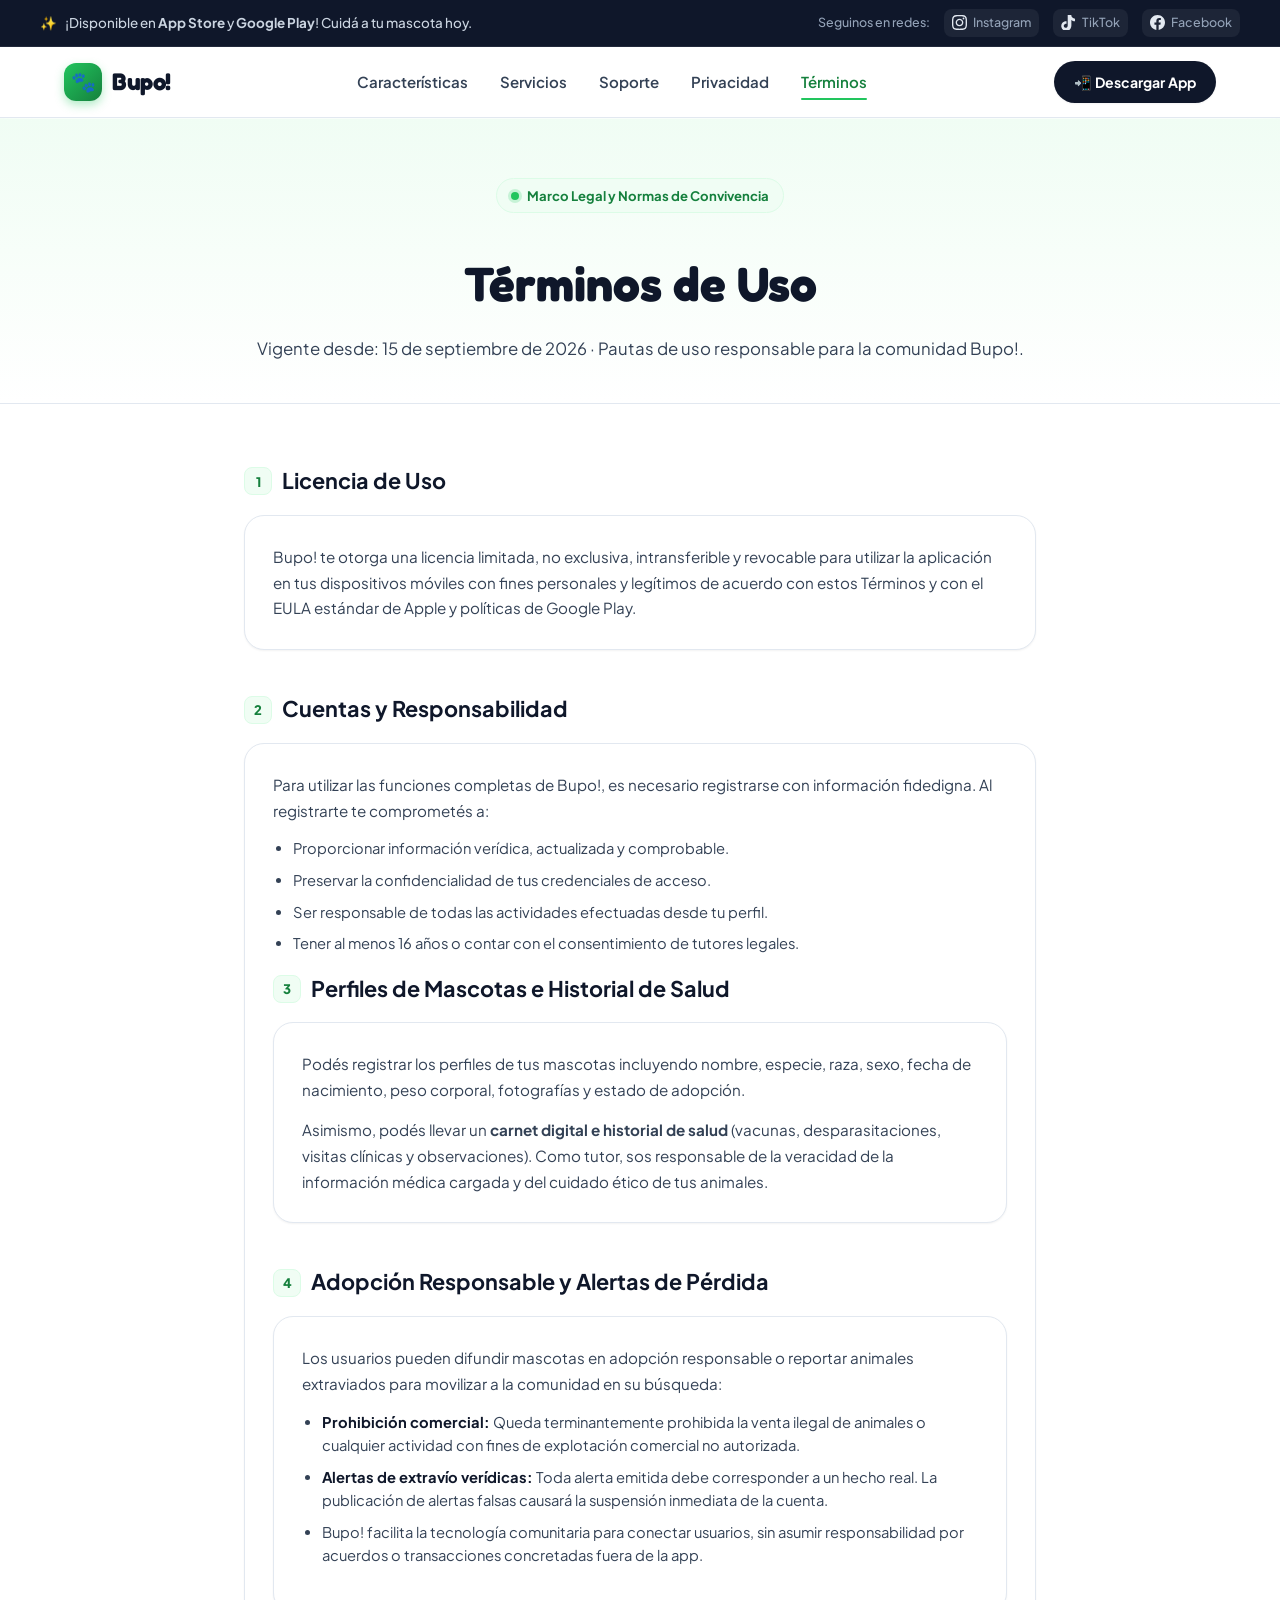
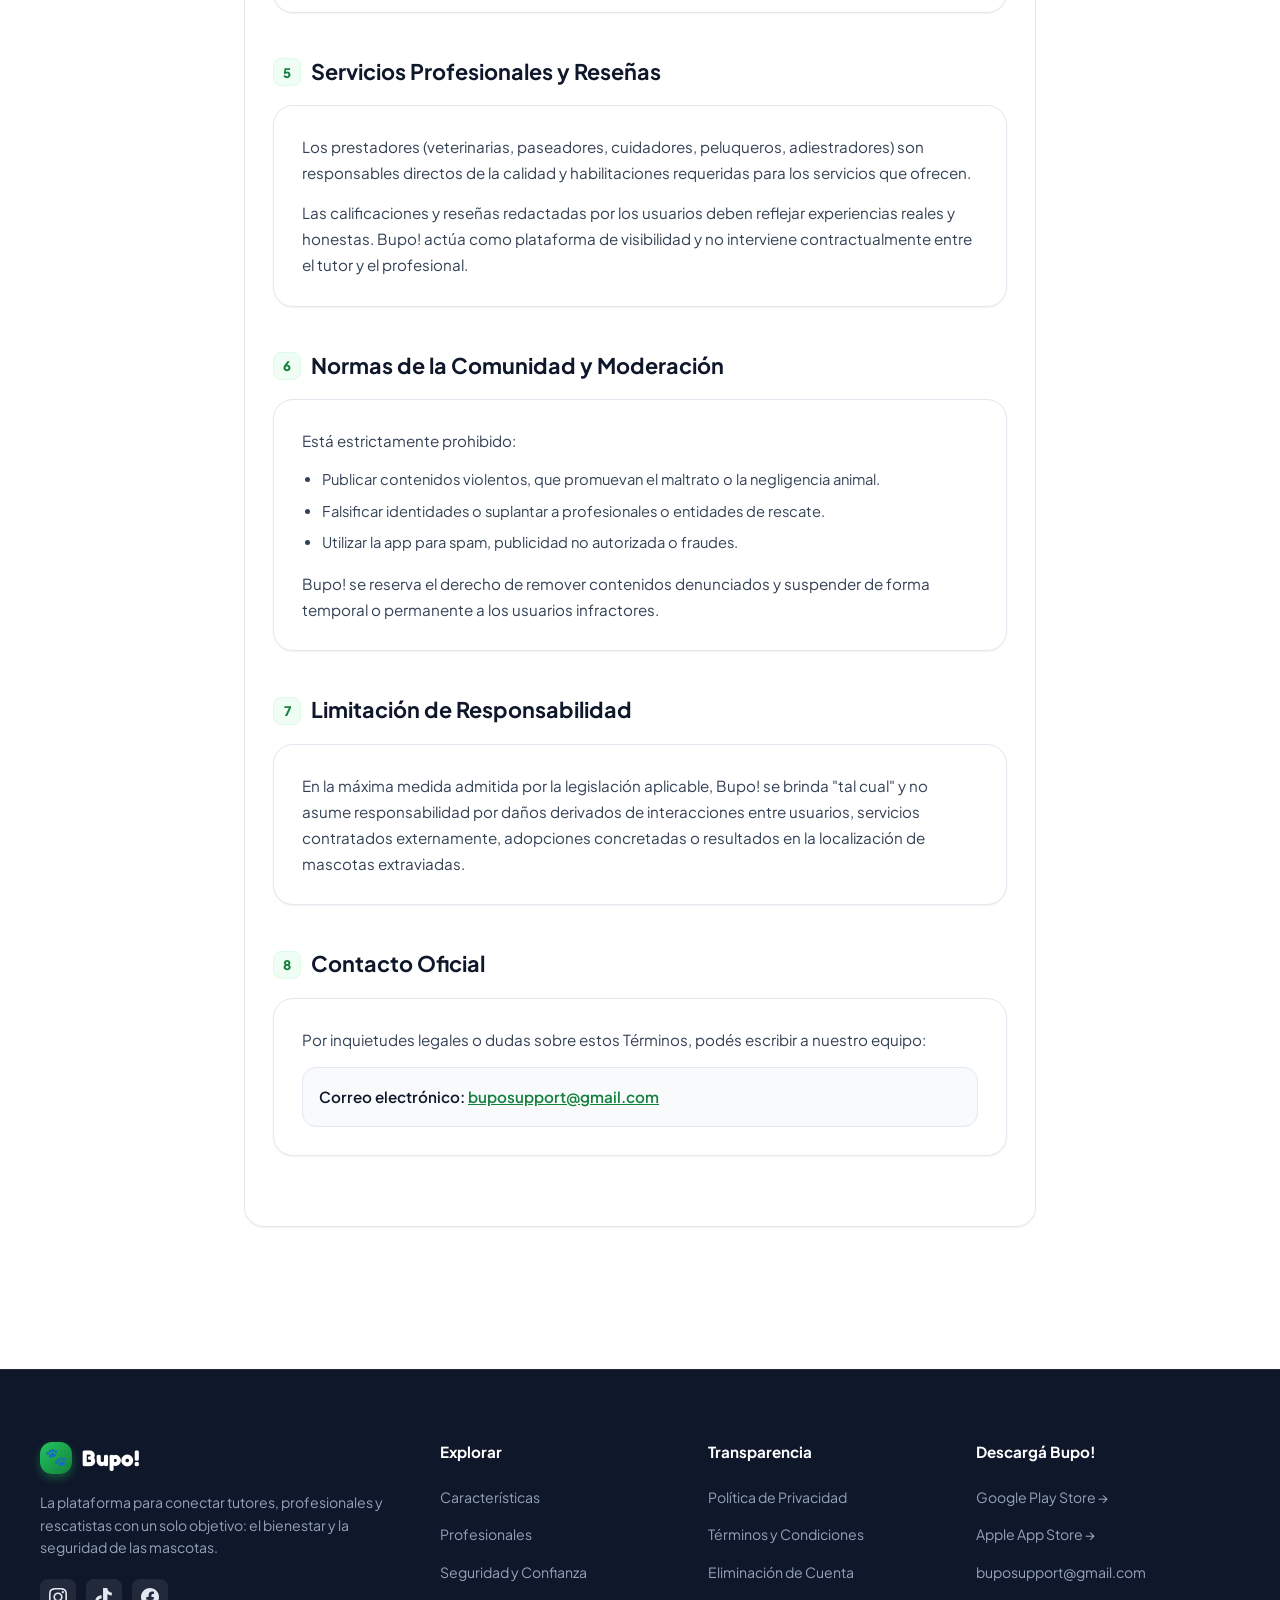
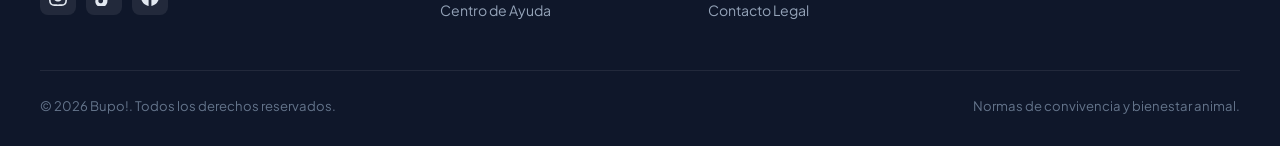
<file: terms.html>
<!DOCTYPE html>
<html lang="es">

<head>
    <meta charset="UTF-8">
    <meta name="viewport" content="width=device-width, initial-scale=1.0">
    <title>Términos y Condiciones de Uso — Bupo!</title>
    <meta name="description"
        content="Términos de Uso y Condiciones del Servicio de Bupo!. Normas comunitarias, responsabilidad y pautas para el cuidado seguro de las mascotas.">
    <meta name="theme-color" content="#22C55E">

    <!-- Google Fonts -->
    <link rel="preconnect" href="https://fonts.googleapis.com">
    <link rel="preconnect" href="https://fonts.gstatic.com" crossorigin>
    <link
        href="https://fonts.googleapis.com/css2?family=Fredoka:wght@500;600;700&family=Plus+Jakarta+Sans:wght@400;500;600;700;800&display=swap"
        rel="stylesheet">

    <!-- Master Stylesheet -->
    <link rel="stylesheet" href="style.css">
</head>

<body>

    <!-- TOPBAR CON REDES Y TIENDAS -->
    <aside class="topbar" aria-label="Aviso y Redes">
        <div class="topbar-container">
            <div class="topbar-badge">
                <span class="sparkle">✨</span>
                <span>¡Disponible en <strong>App Store</strong> y <strong>Google Play</strong>! Cuidá a tu mascota
                    hoy.</span>
            </div>
            <div class="topbar-socials">
                <span>Seguinos en redes:</span>
                <a href="https://www.instagram.com/boopopet?stkn=MXNvcjJ0OHd4ZGh4bw==" target="_blank"
                    rel="noopener noreferrer" class="social-link" title="Instagram @boopopet">
                    <svg viewBox="0 0 24 24">
                        <path
                            d="M12 2.163c3.204 0 3.584.012 4.85.07 3.252.148 4.771 1.691 4.919 4.919.058 1.265.069 1.645.069 4.849 0 3.205-.012 3.584-.069 4.849-.149 3.225-1.664 4.771-4.919 4.919-1.266.058-1.644.07-4.85.07-3.204 0-3.584-.012-4.849-.07-3.26-.149-4.771-1.699-4.919-4.92-.058-1.265-.07-1.644-.07-4.849 0-3.204.013-3.583.07-4.849.149-3.227 1.664-4.771 4.919-4.919 1.266-.057 1.645-.069 4.849-.069zm0-2.163c-3.259 0-3.667.014-4.947.072-4.358.2-6.78 2.618-6.98 6.98-.059 1.281-.073 1.689-.073 4.948 0 3.259.014 3.668.072 4.948.2 4.358 2.618 6.78 6.98 6.98 1.281.058 1.689.072 4.948.072 3.259 0 3.668-.014 4.948-.072 4.354-.2 6.782-2.618 6.979-6.98.059-1.28.073-1.689.073-4.948 0-3.259-.014-3.667-.072-4.947-.196-4.354-2.617-6.78-6.979-6.98-1.281-.059-1.69-.073-4.949-.073zm0 5.838c-3.403 0-6.162 2.759-6.162 6.162s2.759 6.163 6.162 6.163 6.162-2.759 6.162-6.163c0-3.403-2.759-6.162-6.162-6.162zm0 10.162c-2.209 0-4-1.79-4-4 0-2.209 1.791-4 4-4s4 1.791 4 4c0 2.21-1.791 4-4 4zm6.406-11.845c-.796 0-1.441.645-1.441 1.44s.645 1.44 1.441 1.44c.795 0 1.439-.645 1.439-1.44s-.644-1.44-1.439-1.44z" />
                    </svg>
                    <span>Instagram</span>
                </a>
                <a href="https://www.tiktok.com/@boopopet?_r=1&_t=ZS-99ktgNSiXGn" target="_blank"
                    rel="noopener noreferrer" class="social-link" title="TikTok @boopopet">
                    <svg viewBox="0 0 24 24">
                        <path
                            d="M12.525.02c1.31-.02 2.61-.01 3.91-.02.08 1.53.63 3.09 1.75 4.17 1.12 1.11 2.7 1.62 4.24 1.79v4.03c-1.44-.05-2.89-.35-4.2-.97-.57-.26-1.1-.59-1.62-1.01v8.83c0 1.72-.4 3.43-1.27 4.88-1.05 1.77-2.78 3.12-4.78 3.65-2.07.56-4.32.25-6.18-.85-1.92-1.12-3.32-2.99-3.79-5.18-.46-2.14-.04-4.42 1.15-6.24 1.17-1.8 3.09-2.98 5.22-3.23.63-.08 1.27-.08 1.9.01v4.14c-.75-.16-1.54-.1-2.26.18-.75.29-1.39.86-1.76 1.59-.39.75-.46 1.63-.22 2.45.24.81.82 1.49 1.57 1.87.77.39 1.68.44 2.5.15.8-.29 1.45-.92 1.76-1.71.21-.55.3-1.14.29-1.73V.02h3.18z" />
                    </svg>
                    <span>TikTok</span>
                </a>
                <a href="https://www.facebook.com/share/1LVxsojStF/" target="_blank" rel="noopener noreferrer"
                    class="social-link" title="Facebook Bupo">
                    <svg viewBox="0 0 24 24">
                        <path
                            d="M24 12.073c0-6.627-5.373-12-12-12s-12 5.373-12 12c0 5.99 4.388 10.954 10.125 11.854v-8.385H7.078v-3.47h3.047V9.43c0-3.007 1.792-4.669 4.533-4.669 1.312 0 2.686.235 2.686.235v2.953H15.83c-1.491 0-1.956.925-1.956 1.874v2.25h3.328l-.532 3.47h-2.796v8.385C19.612 23.027 24 18.062 24 12.073z" />
                    </svg>
                    <span>Facebook</span>
                </a>
            </div>
        </div>
    </aside>

    <!-- NAVBAR -->
    <nav class="navbar" id="navbar">
        <div class="nav-container">
            <a href="index.html" class="logo">
                <span class="logo-icon">🐾</span>
                <span>Bupo!</span>
            </a>

            <div class="nav-links">
                <a href="index.html#caracteristicas">Características</a>
                <a href="index.html#servicios">Servicios</a>
                <a href="support.html">Soporte</a>
                <a href="privacy.html">Privacidad</a>
                <a href="terms.html" class="active">Términos</a>
            </div>

            <div class="nav-actions">
                <a href="index.html#descargar" class="nav-cta-btn">
                    <span>📲 Descargar App</span>
                </a>
            </div>
        </div>
    </nav>

    <!-- CABECERA DE PÁGINA -->
    <header class="page-hero">
        <div class="page-hero-container">
            <span class="eyebrow-pill">
                <span class="dot"></span>
                <span>Marco Legal y Normas de Convivencia</span>
            </span>
            <h1>Términos de Uso</h1>
            <p>Vigente desde: 15 de septiembre de 2026 · Pautas de uso responsable para la comunidad Bupo!.</p>
        </div>
    </header>

    <!-- CUERPO PRINCIPAL -->
    <main class="legal-content-wrapper">

        <section class="legal-section-block">
            <h2><span class="sec-num">1</span>Licencia de Uso</h2>
            <div class="legal-box">
                <p>
                    Bupo! te otorga una licencia limitada, no exclusiva, intransferible y revocable para utilizar la
                    aplicación en tus dispositivos móviles con fines personales y legítimos de acuerdo con estos
                    Términos y con el EULA estándar de Apple y políticas de Google Play.
                </p>
            </div>
        </section>

        <section class="legal-section-block">
            <h2><span class="sec-num">2</span>Cuentas y Responsabilidad</h2>
            <div class="legal-box">
                <p>Para utilizar las funciones completas de Bupo!, es necesario registrarse con información fidedigna.
                    Al registrarte te comprometés a:</p>
                <ul>
                    <li>Proporcionar información verídica, actualizada y comprobable.</li>
                    <li>Preservar la confidencialidad de tus credenciales de acceso.</li>
                    <li>Ser responsable de todas las actividades efectuadas desde tu perfil.</li>
                    <li>Tener al menos 16 años o contar con el consentimiento de tutores legales.</li>
                </ul>
                <!-- SECCIÓN 3 PERFILES E HISTORIAL -->
                <section class="legal-section-block">
                    <h2><span class="sec-num">3</span>Perfiles de Mascotas e Historial de Salud</h2>
                    <div class="legal-box">
                        <p>
                            Podés registrar los perfiles de tus mascotas incluyendo nombre, especie, raza, sexo, fecha
                            de nacimiento, peso corporal, fotografías y estado de adopción.
                        </p>
                        <p>
                            Asimismo, podés llevar un <strong>carnet digital e historial de salud</strong> (vacunas,
                            desparasitaciones, visitas clínicas y observaciones). Como tutor, sos responsable de la
                            veracidad de la información médica cargada y del cuidado ético de tus animales.
                        </p>
                    </div>
                </section>

                <section class="legal-section-block">
                    <h2><span class="sec-num">4</span>Adopción Responsable y Alertas de Pérdida</h2>
                    <div class="legal-box">
                        <p>
                            Los usuarios pueden difundir mascotas en adopción responsable o reportar animales
                            extraviados para movilizar a la comunidad en su búsqueda:
                        </p>
                        <ul>
                            <li><strong>Prohibición comercial:</strong> Queda terminantemente prohibida la venta ilegal
                                de animales o cualquier actividad con fines de explotación comercial no autorizada.</li>
                            <li><strong>Alertas de extravío verídicas:</strong> Toda alerta emitida debe corresponder a
                                un hecho real. La publicación de alertas falsas causará la suspensión inmediata de la
                                cuenta.</li>
                            <li>Bupo! facilita la tecnología comunitaria para conectar usuarios, sin asumir
                                responsabilidad por acuerdos o transacciones concretadas fuera de la app.</li>
                        </ul>
                    </div>
                </section>

                <section class="legal-section-block">
                    <h2><span class="sec-num">5</span>Servicios Profesionales y Reseñas</h2>
                    <div class="legal-box">
                        <p>
                            Los prestadores (veterinarias, paseadores, cuidadores, peluqueros, adiestradores) son
                            responsables directos de la calidad y habilitaciones requeridas para los servicios que
                            ofrecen.
                        </p>
                        <p>
                            Las calificaciones y reseñas redactadas por los usuarios deben reflejar experiencias reales
                            y honestas. Bupo! actúa como plataforma de visibilidad y no interviene contractualmente
                            entre el tutor y el profesional.
                        </p>
                    </div>
                </section>

                <section class="legal-section-block">
                    <h2><span class="sec-num">6</span>Normas de la Comunidad y Moderación</h2>
                    <div class="legal-box">
                        <p>Está estrictamente prohibido:</p>
                        <ul>
                            <li>Publicar contenidos violentos, que promuevan el maltrato o la negligencia animal.</li>
                            <li>Falsificar identidades o suplantar a profesionales o entidades de rescate.</li>
                            <li>Utilizar la app para spam, publicidad no autorizada o fraudes.</li>
                        </ul>
                        <p style="margin-top: 14px;">
                            Bupo! se reserva el derecho de remover contenidos denunciados y suspender de forma temporal
                            o permanente a los usuarios infractores.
                        </p>
                    </div>
                </section>

                <!-- SECCIÓN 7 LIMITACIÓN DE RESPONSABILIDAD -->
                <section class="legal-section-block">
                    <h2><span class="sec-num">7</span>Limitación de Responsabilidad</h2>
                    <div class="legal-box">
                        <p>
                            En la máxima medida admitida por la legislación aplicable, Bupo! se brinda "tal cual" y no
                            asume responsabilidad por daños derivados de interacciones entre usuarios, servicios
                            contratados externamente, adopciones concretadas o resultados en la localización de mascotas
                            extraviadas.
                        </p>
                    </div>
                </section>

                <section class="legal-section-block">
                    <h2><span class="sec-num">8</span>Contacto Oficial</h2>
                    <div class="legal-box">
                        <p>Por inquietudes legales o dudas sobre estos Términos, podés escribir a nuestro equipo:</p>
                        <div
                            style="margin-top: 14px; background: var(--bg-subtle); padding: 16px; border-radius: var(--radius-md); border: 1px solid var(--border);">
                            <p style="margin: 0; font-weight: 600; color: var(--ink);">
                                Correo electrónico: <a href="mailto:buposupport@gmail.com"
                                    style="color: var(--primary-dark); text-decoration: underline;">buposupport@gmail.com</a>
                            </p>
                        </div>
                    </div>
                </section>

    </main>

    <!-- FOOTER -->
    <footer class="site-footer">
        <div class="footer-container">
            <div class="footer-col">
                <a href="index.html" class="footer-logo">
                    <span class="logo-icon" style="width: 32px; height: 32px; font-size: 1.1rem;">🐾</span>
                    <span>Bupo!</span>
                </a>
                <p>
                    La plataforma para conectar tutores, profesionales y rescatistas con un solo objetivo: el bienestar
                    y la seguridad de las mascotas.
                </p>
                <div class="footer-social-icons">
                    <a href="https://www.instagram.com/boopopet?stkn=MXNvcjJ0OHd4ZGh4bw==" target="_blank"
                        rel="noopener noreferrer" class="footer-social-btn" title="Instagram">
                        <svg viewBox="0 0 24 24">
                            <path
                                d="M12 2.163c3.204 0 3.584.012 4.85.07 3.252.148 4.771 1.691 4.919 4.919.058 1.265.069 1.645.069 4.849 0 3.205-.012 3.584-.069 4.849-.149 3.225-1.664 4.771-4.919 4.919-1.266.058-1.644.07-4.85.07-3.204 0-3.584-.012-4.849-.07-3.26-.149-4.771-1.699-4.919-4.92-.058-1.265-.07-1.644-.07-4.849 0-3.204.013-3.583.07-4.849.149-3.227 1.664-4.771 4.919-4.919 1.266-.057 1.645-.069 4.849-.069zm0-2.163c-3.259 0-3.667.014-4.947.072-4.358.2-6.78 2.618-6.98 6.98-.059 1.281-.073 1.689-.073 4.948 0 3.259.014 3.668.072 4.948.2 4.358 2.618 6.78 6.98 6.98 1.281.058 1.689.072 4.948.072 3.259 0 3.668-.014 4.948-.072 4.354-.2 6.782-2.618 6.979-6.98.059-1.28.073-1.689.073-4.948 0-3.259-.014-3.667-.072-4.947-.196-4.354-2.617-6.78-6.979-6.98-1.281-.059-1.69-.073-4.949-.073zm0 5.838c-3.403 0-6.162 2.759-6.162 6.162s2.759 6.163 6.162 6.163 6.162-2.759 6.162-6.163c0-3.403-2.759-6.162-6.162-6.162zm0 10.162c-2.209 0-4-1.79-4-4 0-2.209 1.791-4 4-4s4 1.791 4 4c0 2.21-1.791 4-4 4zm6.406-11.845c-.796 0-1.441.645-1.441 1.44s.645 1.44 1.441 1.44c.795 0 1.439-.645 1.439-1.44s-.644-1.44-1.439-1.44z" />
                        </svg>
                    </a>
                    <a href="https://www.tiktok.com/@boopopet?_r=1&_t=ZS-99ktgNSiXGn" target="_blank"
                        rel="noopener noreferrer" class="footer-social-btn" title="TikTok">
                        <svg viewBox="0 0 24 24">
                            <path
                                d="M12.525.02c1.31-.02 2.61-.01 3.91-.02.08 1.53.63 3.09 1.75 4.17 1.12 1.11 2.7 1.62 4.24 1.79v4.03c-1.44-.05-2.89-.35-4.2-.97-.57-.26-1.1-.59-1.62-1.01v8.83c0 1.72-.4 3.43-1.27 4.88-1.05 1.77-2.78 3.12-4.78 3.65-2.07.56-4.32.25-6.18-.85-1.92-1.12-3.32-2.99-3.79-5.18-.46-2.14-.04-4.42 1.15-6.24 1.17-1.8 3.09-2.98 5.22-3.23.63-.08 1.27-.08 1.9.01v4.14c-.75-.16-1.54-.1-2.26.18-.75.29-1.39.86-1.76 1.59-.39.75-.46 1.63-.22 2.45.24.81.82 1.49 1.57 1.87.77.39 1.68.44 2.5.15.8-.29 1.45-.92 1.76-1.71.21-.55.3-1.14.29-1.73V.02h3.18z" />
                        </svg>
                    </a>
                    <a href="https://www.facebook.com/share/1LVxsojStF/" target="_blank" rel="noopener noreferrer"
                        class="footer-social-btn" title="Facebook">
                        <svg viewBox="0 0 24 24">
                            <path
                                d="M24 12.073c0-6.627-5.373-12-12-12s-12 5.373-12 12c0 5.99 4.388 10.954 10.125 11.854v-8.385H7.078v-3.47h3.047V9.43c0-3.007 1.792-4.669 4.533-4.669 1.312 0 2.686.235 2.686.235v2.953H15.83c-1.491 0-1.956.925-1.956 1.874v2.25h3.328l-.532 3.47h-2.796v8.385C19.612 23.027 24 18.062 24 12.073z" />
                        </svg>
                    </a>
                </div>
            </div>

            <div class="footer-col">
                <h4>Explorar</h4>
                <ul class="footer-links">
                    <li><a href="index.html#caracteristicas">Características</a></li>
                    <li><a href="index.html#servicios">Profesionales</a></li>
                    <li><a href="index.html#seguridad">Seguridad y Confianza</a></li>
                    <li><a href="support.html">Centro de Ayuda</a></li>
                </ul>
            </div>

            <div class="footer-col">
                <h4>Transparencia</h4>
                <ul class="footer-links">
                    <li><a href="privacy.html">Política de Privacidad</a></li>
                    <li><a href="terms.html">Términos y Condiciones</a></li>
                    <li><a href="support.html#eliminar-cuenta">Eliminación de Cuenta</a></li>
                    <li><a href="mailto:buposupport@gmail.com">Contacto Legal</a></li>
                </ul>
            </div>

            <div class="footer-col">
                <h4>Descargá Bupo!</h4>
                <ul class="footer-links">
                    <li><a href="https://play.google.com/store/apps/details?id=com.froslaud.boopopet" target="_blank"
                            rel="noopener noreferrer">Google Play Store →</a></li>
                    <li><a href="https://apps.apple.com/ar/app/bupo-todo-para-tus-mascotas/id6790151193" target="_blank"
                            rel="noopener noreferrer">Apple App Store →</a></li>
                    <li><a href="mailto:buposupport@gmail.com">buposupport@gmail.com</a></li>
                </ul>
            </div>
        </div>

        <div class="footer-bottom">
            <div>
                © 2026 Bupo!. Todos los derechos reservados.
            </div>
            <div>
                Normas de convivencia y bienestar animal.
            </div>
        </div>
    </footer>

</body>

</html>
</file>
<file: style.css>
/* ==========================================================================
   Bupo! - Design System & Global Styles
   Brand Color: #22C55E (Vibrant Pet Green) & White
   ========================================================================== */

:root {
    --primary: #22C55E;
    --primary-hover: #16A34A;
    --primary-dark: #15803D;
    --primary-light: #F0FDF4;
    --primary-soft: #DCFCE7;
    --primary-glow: rgba(34, 197, 94, 0.25);

    --ink: #0F172A;
    --ink-secondary: #334155;
    --ink-muted: #64748B;
    --ink-light: #94A3B8;

    --bg-white: #FFFFFF;
    --bg-subtle: #F8FAFC;
    --bg-card: #FFFFFF;

    --border: #E2E8F0;
    --border-green: #DCFCE7;
    --border-focus: #22C55E;

    --coral: #EF4444;
    --amber: #F59E0B;
    --blue: #3B82F6;

    --font-sans: 'Plus Jakarta Sans', -apple-system, BlinkMacSystemFont, 'Segoe UI', Roboto, Helvetica, Arial, sans-serif;
    --font-display: 'Fredoka', 'Plus Jakarta Sans', sans-serif;

    --shadow-sm: 0 1px 2px 0 rgba(0, 0, 0, 0.05);
    --shadow-md: 0 4px 6px -1px rgba(15, 23, 42, 0.07), 0 2px 4px -2px rgba(15, 23, 42, 0.05);
    --shadow-lg: 0 12px 24px -4px rgba(15, 23, 42, 0.08), 0 4px 8px -2px rgba(15, 23, 42, 0.03);
    --shadow-green: 0 12px 30px -5px rgba(34, 197, 94, 0.35);
    --shadow-card: 0 20px 40px -15px rgba(15, 23, 42, 0.07);

    --radius-sm: 8px;
    --radius-md: 14px;
    --radius-lg: 20px;
    --radius-xl: 28px;
    --radius-full: 9999px;
}

*,
*::before,
*::after {
    box-sizing: border-box;
    margin: 0;
    padding: 0;
}

html {
    scroll-behavior: smooth;
    -webkit-text-size-adjust: 100%;
}

body {
    font-family: var(--font-sans);
    color: var(--ink);
    background-color: var(--bg-white);
    line-height: 1.6;
    -webkit-font-smoothing: antialiased;
    -moz-osx-font-smoothing: grayscale;
    overflow-x: hidden;
}

a {
    color: inherit;
    text-decoration: none;
    transition: all 0.2s ease;
}

img,
svg {
    display: block;
    max-width: 100%;
}

/* ==========================================================================
   TOP BAR - SOCIAL & ANNOUNCEMENTS
   ========================================================================== */

.topbar {
    background: #0F172A;
    color: #F8FAFC;
    font-size: 0.84rem;
    padding: 9px 20px;
    border-bottom: 1px solid rgba(255, 255, 255, 0.08);
}

.topbar-container {
    max-width: 1200px;
    margin: 0 auto;
    display: flex;
    justify-content: space-between;
    align-items: center;
    gap: 16px;
}

.topbar-badge {
    display: inline-flex;
    align-items: center;
    gap: 8px;
    color: #CBD5E1;
    font-weight: 500;
}

.topbar-badge .sparkle {
    color: var(--primary);
}

.topbar-socials {
    display: flex;
    align-items: center;
    gap: 14px;
}

.topbar-socials span {
    color: #94A3B8;
    font-size: 0.78rem;
    font-weight: 500;
}

.social-link {
    display: inline-flex;
    align-items: center;
    gap: 6px;
    color: #E2E8F0;
    font-size: 0.78rem;
    font-weight: 600;
    padding: 4px 8px;
    border-radius: var(--radius-sm);
    background: rgba(255, 255, 255, 0.06);
    transition: all 0.2s ease;
}

.social-link:hover {
    color: var(--bg-white);
    background: var(--primary);
    transform: translateY(-1px);
}

.social-link svg {
    width: 15px;
    height: 15px;
    fill: currentColor;
}

/* ==========================================================================
   NAVBAR
   ========================================================================== */

nav.navbar {
    position: sticky;
    top: 0;
    z-index: 1000;
    background: rgba(255, 255, 255, 0.92);
    backdrop-filter: blur(14px);
    -webkit-backdrop-filter: blur(14px);
    border-bottom: 1px solid var(--border);
    transition: box-shadow 0.2s ease;
}

.nav-container {
    max-width: 1200px;
    margin: 0 auto;
    padding: 14px 24px;
    display: flex;
    align-items: center;
    justify-content: space-between;
    gap: 20px;
}

.logo {
    display: inline-flex;
    align-items: center;
    gap: 10px;
    font-family: var(--font-display);
    font-weight: 700;
    font-size: 1.5rem;
    color: var(--ink);
    letter-spacing: -0.02em;
}

.logo-icon {
    width: 38px;
    height: 38px;
    border-radius: 12px;
    background: linear-gradient(135deg, var(--primary) 0%, var(--primary-dark) 100%);
    display: flex;
    align-items: center;
    justify-content: center;
    color: #FFFFFF;
    font-size: 1.25rem;
    box-shadow: 0 4px 10px rgba(34, 197, 94, 0.35);
}

.nav-links {
    display: flex;
    align-items: center;
    gap: 32px;
}

.nav-links a {
    color: var(--ink-secondary);
    font-size: 0.94rem;
    font-weight: 600;
    position: relative;
    padding: 4px 0;
}

.nav-links a:hover,
.nav-links a.active {
    color: var(--primary-dark);
}

.nav-links a::after {
    content: '';
    position: absolute;
    bottom: -2px;
    left: 0;
    width: 0;
    height: 2px;
    background: var(--primary);
    border-radius: var(--radius-full);
    transition: width 0.2s ease;
}

.nav-links a:hover::after,
.nav-links a.active::after {
    width: 100%;
}

.nav-actions {
    display: flex;
    align-items: center;
    gap: 12px;
}

.nav-cta-btn {
    display: inline-flex;
    align-items: center;
    gap: 8px;
    background: var(--ink);
    color: var(--bg-white);
    padding: 10px 20px;
    border-radius: var(--radius-full);
    font-weight: 700;
    font-size: 0.88rem;
    box-shadow: var(--shadow-sm);
    transition: all 0.2s ease;
}

.nav-cta-btn:hover {
    background: var(--primary-dark);
    transform: translateY(-1px);
    box-shadow: var(--shadow-green);
    color: #FFFFFF;
}

.mobile-toggle {
    display: none;
    background: none;
    border: none;
    padding: 8px;
    cursor: pointer;
    color: var(--ink);
}

/* ==========================================================================
   BUTTONS & BADGES
   ========================================================================== */

.btn {
    display: inline-flex;
    align-items: center;
    justify-content: center;
    gap: 10px;
    font-weight: 700;
    font-size: 0.95rem;
    padding: 13px 26px;
    border-radius: var(--radius-full);
    cursor: pointer;
    transition: all 0.2s cubic-bezier(0.16, 1, 0.3, 1);
    border: 1px solid transparent;
}

.btn-primary {
    background: var(--primary);
    color: #FFFFFF;
    box-shadow: var(--shadow-green);
}

.btn-primary:hover {
    background: var(--primary-hover);
    transform: translateY(-2px);
    box-shadow: 0 16px 32px -6px rgba(34, 197, 94, 0.45);
    color: #FFFFFF;
}

.btn-secondary {
    background: var(--bg-white);
    color: var(--ink);
    border-color: var(--border);
    box-shadow: var(--shadow-sm);
}

.btn-secondary:hover {
    background: var(--bg-subtle);
    border-color: var(--ink-light);
    transform: translateY(-2px);
}

/* Store Buttons (Apple & Google Play) */
.store-badges {
    display: flex;
    align-items: center;
    gap: 14px;
    flex-wrap: wrap;
}

.btn-store {
    display: inline-flex;
    align-items: center;
    gap: 12px;
    background: #0F172A;
    color: #FFFFFF;
    padding: 10px 18px;
    border-radius: var(--radius-md);
    border: 1px solid rgba(255, 255, 255, 0.12);
    box-shadow: 0 4px 12px rgba(15, 23, 42, 0.15);
    transition: all 0.2s ease;
    text-align: left;
    min-width: 175px;
}

.btn-store:hover {
    background: #1E293B;
    transform: translateY(-2px);
    box-shadow: 0 10px 20px rgba(15, 23, 42, 0.22);
    border-color: var(--primary);
    color: #FFFFFF;
}

.btn-store svg {
    width: 26px;
    height: 26px;
    flex-shrink: 0;
}

.btn-store .store-sub {
    font-size: 0.65rem;
    text-transform: uppercase;
    letter-spacing: 0.05em;
    color: #94A3B8;
    display: block;
    line-height: 1.1;
}

.btn-store .store-title {
    font-size: 0.95rem;
    font-weight: 700;
    color: #FFFFFF;
    line-height: 1.2;
}

/* ==========================================================================
   HERO SECTION
   ========================================================================== */

.hero {
    position: relative;
    padding: 70px 24px 60px;
    max-width: 1200px;
    margin: 0 auto;
    display: grid;
    grid-template-columns: 1.15fr 0.85fr;
    gap: 56px;
    align-items: center;
}

.hero-bg-glow {
    position: absolute;
    top: -40px;
    right: 5%;
    width: 480px;
    height: 480px;
    background: radial-gradient(circle, rgba(34, 197, 94, 0.14) 0%, rgba(220, 252, 231, 0.08) 50%, transparent 70%);
    pointer-events: none;
    z-index: -1;
    filter: blur(40px);
}

.eyebrow-pill {
    display: inline-flex;
    align-items: center;
    gap: 8px;
    background: var(--primary-light);
    border: 1px solid var(--border-green);
    color: var(--primary-dark);
    font-size: 0.82rem;
    font-weight: 700;
    padding: 6px 14px;
    border-radius: var(--radius-full);
    margin-bottom: 22px;
}

.eyebrow-pill .dot {
    width: 8px;
    height: 8px;
    border-radius: 50%;
    background: var(--primary);
    box-shadow: 0 0 0 3px rgba(34, 197, 94, 0.2);
}

.hero-title {
    font-family: var(--font-display);
    font-size: clamp(2.4rem, 4.4vw, 3.8rem);
    line-height: 1.1;
    font-weight: 700;
    color: var(--ink);
    letter-spacing: -0.02em;
    margin-bottom: 22px;
}

.hero-title .highlight {
    color: var(--primary-dark);
    background: linear-gradient(120deg, var(--primary-dark) 0%, var(--primary) 100%);
    -webkit-background-clip: text;
    -webkit-text-fill-color: transparent;
}

.hero-desc {
    font-size: 1.12rem;
    color: var(--ink-secondary);
    line-height: 1.65;
    margin-bottom: 34px;
    max-width: 540px;
}

.hero-cta-group {
    margin-bottom: 32px;
}

.hero-cta-group .cta-label {
    font-size: 0.76rem;
    text-transform: uppercase;
    font-weight: 700;
    letter-spacing: 0.08em;
    color: var(--ink-muted);
    margin-bottom: 12px;
    display: block;
}

.hero-social-strip {
    display: flex;
    align-items: center;
    gap: 12px;
    padding-top: 24px;
    border-top: 1px solid var(--border);
    flex-wrap: wrap;
}

.hero-social-strip .social-prompt {
    font-size: 0.85rem;
    font-weight: 600;
    color: var(--ink-muted);
}

.social-pill {
    display: inline-flex;
    align-items: center;
    gap: 7px;
    padding: 6px 12px;
    background: var(--bg-subtle);
    border: 1px solid var(--border);
    border-radius: var(--radius-full);
    font-size: 0.82rem;
    font-weight: 600;
    color: var(--ink-secondary);
    transition: all 0.2s ease;
}

.social-pill:hover {
    background: var(--primary-light);
    border-color: var(--primary);
    color: var(--primary-dark);
    transform: translateY(-1px);
}

.social-pill svg {
    width: 16px;
    height: 16px;
}

/* ==========================================================================
   HERO SHOWCASE / APP PREVIEW CARD
   ========================================================================== */

.hero-showcase {
    position: relative;
    display: flex;
    justify-content: center;
    align-items: center;
}

.app-mockup-wrapper {
    position: relative;
    width: 100%;
    max-width: 370px;
    background: #FFFFFF;
    border: 1px solid var(--border);
    border-radius: 36px;
    padding: 16px;
    box-shadow: 0 25px 60px -15px rgba(15, 23, 42, 0.12), 0 0 0 1px rgba(0, 0, 0, 0.02);
}

.phone-screen {
    background: #F8FAFC;
    border-radius: 26px;
    overflow: hidden;
    border: 1px solid var(--border);
}

.screen-header {
    background: var(--ink);
    color: #FFFFFF;
    padding: 14px 18px;
    display: flex;
    justify-content: space-between;
    align-items: center;
}

.screen-header .pet-brand {
    font-family: var(--font-display);
    font-size: 1.05rem;
    font-weight: 700;
    display: flex;
    align-items: center;
    gap: 6px;
}

.screen-header .badge-pill {
    font-size: 0.7rem;
    background: var(--primary);
    color: #FFFFFF;
    padding: 3px 8px;
    border-radius: var(--radius-full);
    font-weight: 600;
}

.screen-body {
    padding: 16px;
    display: flex;
    flex-direction: column;
    gap: 14px;
}

/* Pet Card Inside Mockup */
.pet-profile-card {
    background: #FFFFFF;
    border-radius: 18px;
    border: 1px solid var(--border);
    padding: 14px;
    box-shadow: var(--shadow-sm);
}

.pet-avatar-row {
    display: flex;
    gap: 12px;
    align-items: center;
    margin-bottom: 12px;
}

.pet-avatar {
    width: 52px;
    height: 52px;
    border-radius: 14px;
    background: linear-gradient(135deg, #DCFCE7 0%, #BBF7D0 100%);
    display: flex;
    align-items: center;
    justify-content: center;
    font-size: 1.8rem;
}

.pet-meta h4 {
    font-size: 1.05rem;
    font-weight: 700;
    color: var(--ink);
}

.pet-meta p {
    font-size: 0.78rem;
    color: var(--ink-muted);
}

.pet-health-status {
    background: var(--primary-light);
    border: 1px solid var(--border-green);
    border-radius: 12px;
    padding: 10px 12px;
}

.status-row {
    display: flex;
    justify-content: space-between;
    align-items: center;
    font-size: 0.76rem;
    margin-bottom: 4px;
}

.status-row:last-child {
    margin-bottom: 0;
}

.status-row .label {
    color: var(--ink-secondary);
}

.status-row .val {
    font-weight: 700;
    color: var(--primary-dark);
}

/* Floating Chips on Mockup */
.floating-badge {
    position: absolute;
    background: #FFFFFF;
    border: 1px solid var(--border);
    border-radius: 16px;
    padding: 12px 16px;
    box-shadow: 0 16px 36px -8px rgba(15, 23, 42, 0.16);
    display: flex;
    align-items: center;
    gap: 12px;
    z-index: 10;
    animation: floatSlow 4s ease-in-out infinite alternate;
}

.floating-badge.badge-alert {
    top: -20px;
    right: -24px;
    border-color: #FECACA;
    background: #FFF5F5;
}

.floating-badge.badge-service {
    bottom: -18px;
    left: -28px;
    border-color: var(--border-green);
    background: #FFFFFF;
    animation-delay: -2s;
}

@keyframes floatSlow {
    0% {
        transform: translateY(0px);
    }

    100% {
        transform: translateY(-8px);
    }
}

.pulse-icon {
    width: 32px;
    height: 32px;
    border-radius: 10px;
    background: #EF4444;
    color: #FFFFFF;
    display: flex;
    align-items: center;
    justify-content: center;
    font-size: 1rem;
    position: relative;
}

.pulse-icon::after {
    content: '';
    position: absolute;
    width: 100%;
    height: 100%;
    border-radius: 10px;
    border: 2px solid #EF4444;
    animation: pulseRing 2s infinite;
}

@keyframes pulseRing {
    0% {
        transform: scale(1);
        opacity: 1;
    }

    100% {
        transform: scale(1.6);
        opacity: 0;
    }
}

.badge-text .b-title {
    font-size: 0.8rem;
    font-weight: 700;
    color: var(--ink);
    display: block;
}

.badge-text .b-sub {
    font-size: 0.7rem;
    color: var(--ink-muted);
}

/* ==========================================================================
   TRUST & STATS BANNER
   ========================================================================== */

.trust-banner {
    background: var(--bg-subtle);
    border-top: 1px solid var(--border);
    border-bottom: 1px solid var(--border);
    padding: 28px 24px;
}

.trust-grid {
    max-width: 1200px;
    margin: 0 auto;
    display: grid;
    grid-template-columns: repeat(4, 1fr);
    gap: 24px;
    text-align: center;
}

.trust-item {
    display: flex;
    flex-direction: column;
    align-items: center;
    gap: 6px;
}

.trust-item .icon {
    font-size: 1.5rem;
    margin-bottom: 2px;
}

.trust-item h3 {
    font-size: 0.96rem;
    font-weight: 700;
    color: var(--ink);
}

.trust-item p {
    font-size: 0.8rem;
    color: var(--ink-muted);
}

/* ==========================================================================
   CORE PILLARS SECTION
   ========================================================================== */

.section {
    padding: 90px 24px;
    max-width: 1200px;
    margin: 0 auto;
}

.section-head {
    text-align: center;
    max-width: 680px;
    margin: 0 auto 56px;
}

.section-kicker {
    display: inline-block;
    color: var(--primary-dark);
    font-size: 0.82rem;
    font-weight: 800;
    text-transform: uppercase;
    letter-spacing: 0.1em;
    margin-bottom: 12px;
}

.section-title {
    font-family: var(--font-display);
    font-size: clamp(2rem, 3.2vw, 2.8rem);
    font-weight: 700;
    color: var(--ink);
    line-height: 1.2;
    margin-bottom: 16px;
    letter-spacing: -0.02em;
}

.section-subtitle {
    font-size: 1.05rem;
    color: var(--ink-muted);
    line-height: 1.65;
}

.pillars-grid {
    display: grid;
    grid-template-columns: repeat(2, 1fr);
    gap: 28px;
}

.pillar-card {
    background: var(--bg-white);
    border: 1px solid var(--border);
    border-radius: var(--radius-xl);
    padding: 36px 32px;
    box-shadow: var(--shadow-sm);
    transition: all 0.3s cubic-bezier(0.16, 1, 0.3, 1);
    position: relative;
    overflow: hidden;
}

.pillar-card:hover {
    border-color: var(--primary);
    transform: translateY(-4px);
    box-shadow: var(--shadow-card);
}

.pillar-card .card-icon-wrap {
    width: 60px;
    height: 60px;
    border-radius: var(--radius-md);
    background: var(--primary-light);
    border: 1px solid var(--border-green);
    display: flex;
    align-items: center;
    justify-content: center;
    font-size: 1.8rem;
    margin-bottom: 22px;
}

.pillar-card h3 {
    font-size: 1.3rem;
    font-weight: 700;
    color: var(--ink);
    margin-bottom: 12px;
}

.pillar-card p {
    color: var(--ink-secondary);
    font-size: 0.95rem;
    line-height: 1.6;
    margin-bottom: 20px;
}

.pillar-card .feature-list {
    list-style: none;
    display: flex;
    flex-direction: column;
    gap: 10px;
}

.pillar-card .feature-list li {
    display: flex;
    align-items: center;
    gap: 10px;
    font-size: 0.88rem;
    color: var(--ink-secondary);
    font-weight: 500;
}

.pillar-card .feature-list li svg {
    width: 18px;
    height: 18px;
    color: var(--primary);
    flex-shrink: 0;
}

/* ==========================================================================
   SERVICES & PROFESSIONALS
   ========================================================================== */

.services-section {
    background: linear-gradient(180deg, #F8FAFC 0%, #F0FDF4 100%);
    border-top: 1px solid var(--border);
    border-bottom: 1px solid var(--border);
    padding: 100px 24px;
}

.services-container {
    max-width: 1200px;
    margin: 0 auto;
    display: grid;
    grid-template-columns: 1fr 1fr;
    gap: 60px;
    align-items: center;
}

.service-categories {
    display: grid;
    grid-template-columns: repeat(2, 1fr);
    gap: 14px;
    margin: 28px 0 34px;
}

.cat-pill {
    display: flex;
    align-items: center;
    gap: 12px;
    background: #FFFFFF;
    border: 1px solid var(--border);
    padding: 12px 16px;
    border-radius: var(--radius-md);
    box-shadow: var(--shadow-sm);
    font-size: 0.92rem;
    font-weight: 600;
    color: var(--ink);
}

.cat-pill .cat-emoji {
    font-size: 1.3rem;
}

.services-panel {
    background: #FFFFFF;
    border: 1px solid var(--border);
    border-radius: var(--radius-xl);
    padding: 30px;
    box-shadow: var(--shadow-card);
}

.service-item-row {
    display: flex;
    justify-content: space-between;
    align-items: center;
    padding: 16px;
    background: #F8FAFC;
    border: 1px solid var(--border);
    border-radius: var(--radius-md);
    margin-bottom: 14px;
    transition: all 0.2s ease;
}

.service-item-row:last-child {
    margin-bottom: 0;
}

.service-item-row:hover {
    background: #FFFFFF;
    border-color: var(--primary);
    transform: translateX(4px);
}

.service-item-row .s-name {
    font-weight: 700;
    font-size: 0.96rem;
    color: var(--ink);
}

.service-item-row .s-loc {
    font-size: 0.78rem;
    color: var(--ink-muted);
}

.service-item-row .s-rating {
    text-align: right;
}

.service-item-row .stars {
    color: #F59E0B;
    font-size: 0.9rem;
    letter-spacing: 2px;
}

.service-item-row .reviews-count {
    font-size: 0.72rem;
    color: var(--ink-muted);
    display: block;
}

/* ==========================================================================
   SECURITY, TRUST & PRIVACY
   ========================================================================== */

.security-section {
    background: #0F172A;
    color: #FFFFFF;
    padding: 100px 24px;
}

.security-container {
    max-width: 1200px;
    margin: 0 auto;
}

.security-section .section-title {
    color: #FFFFFF;
}

.security-section .section-subtitle {
    color: #94A3B8;
}

.security-section .section-kicker {
    color: var(--primary);
}

.security-grid {
    display: grid;
    grid-template-columns: repeat(4, 1fr);
    gap: 20px;
    margin-bottom: 50px;
}

.sec-card {
    background: #1E293B;
    border: 1px solid rgba(255, 255, 255, 0.08);
    border-radius: var(--radius-lg);
    padding: 24px;
    transition: all 0.2s ease;
}

.sec-card:hover {
    border-color: var(--primary);
    transform: translateY(-3px);
}

.sec-card .sec-icon {
    font-size: 1.6rem;
    margin-bottom: 14px;
}

.sec-card h4 {
    font-size: 1rem;
    font-weight: 700;
    color: #FFFFFF;
    margin-bottom: 8px;
}

.sec-card p {
    font-size: 0.84rem;
    color: #94A3B8;
    line-height: 1.55;
}

.legal-cards-row {
    display: grid;
    grid-template-columns: repeat(3, 1fr);
    gap: 20px;
}

.legal-card-link {
    background: rgba(255, 255, 255, 0.05);
    border: 1px solid rgba(255, 255, 255, 0.1);
    border-radius: var(--radius-lg);
    padding: 26px;
    display: flex;
    flex-direction: column;
    justify-content: space-between;
    transition: all 0.2s ease;
}

.legal-card-link:hover {
    background: rgba(255, 255, 255, 0.09);
    border-color: var(--primary);
    transform: translateY(-2px);
}

.legal-card-link h3 {
    font-size: 1.1rem;
    font-weight: 700;
    color: #FFFFFF;
    margin-bottom: 8px;
}

.legal-card-link p {
    font-size: 0.86rem;
    color: #94A3B8;
    margin-bottom: 18px;
    flex-grow: 1;
}

.legal-card-link .link-arrow {
    font-size: 0.88rem;
    font-weight: 700;
    color: var(--primary);
    display: inline-flex;
    align-items: center;
    gap: 6px;
}

/* ==========================================================================
   DOWNLOAD FINAL BANNER (CTA)
   ========================================================================== */

.download-banner {
    padding: 90px 24px;
    max-width: 1200px;
    margin: 0 auto;
}

.download-card {
    background: linear-gradient(135deg, #15803D 0%, #22C55E 100%);
    border-radius: 32px;
    padding: 60px 48px;
    color: #FFFFFF;
    display: grid;
    grid-template-columns: 1.2fr 0.8fr;
    gap: 40px;
    align-items: center;
    box-shadow: 0 30px 60px -15px rgba(34, 197, 94, 0.4);
    position: relative;
    overflow: hidden;
}

.download-card::before {
    content: '';
    position: absolute;
    top: -50%;
    right: -20%;
    width: 400px;
    height: 400px;
    background: radial-gradient(circle, rgba(255, 255, 255, 0.2) 0%, transparent 60%);
    pointer-events: none;
}

.download-card h2 {
    font-family: var(--font-display);
    font-size: clamp(2rem, 3.2vw, 2.6rem);
    font-weight: 700;
    line-height: 1.2;
    margin-bottom: 16px;
}

.download-card p {
    font-size: 1.05rem;
    color: #EAFBF1;
    line-height: 1.6;
    margin-bottom: 28px;
    max-width: 500px;
}

/* ==========================================================================
   FOOTER
   ========================================================================== */

footer.site-footer {
    background: #0F172A;
    color: #94A3B8;
    padding: 70px 24px 30px;
    border-top: 1px solid rgba(255, 255, 255, 0.08);
}

.footer-container {
    max-width: 1200px;
    margin: 0 auto;
    display: grid;
    grid-template-columns: 1.6fr 1fr 1fr 1.2fr;
    gap: 48px;
    margin-bottom: 48px;
}

.footer-col .footer-logo {
    display: inline-flex;
    align-items: center;
    gap: 10px;
    font-family: var(--font-display);
    font-weight: 700;
    font-size: 1.4rem;
    color: #FFFFFF;
    margin-bottom: 16px;
}

.footer-col p {
    font-size: 0.88rem;
    line-height: 1.6;
    margin-bottom: 20px;
    color: #94A3B8;
}

.footer-social-icons {
    display: flex;
    align-items: center;
    gap: 10px;
}

.footer-social-btn {
    width: 36px;
    height: 36px;
    border-radius: var(--radius-sm);
    background: rgba(255, 255, 255, 0.08);
    display: flex;
    align-items: center;
    justify-content: center;
    color: #E2E8F0;
    transition: all 0.2s ease;
}

.footer-social-btn:hover {
    background: var(--primary);
    color: #FFFFFF;
    transform: translateY(-2px);
}

.footer-social-btn svg {
    width: 18px;
    height: 18px;
    fill: currentColor;
}

.footer-col h4 {
    color: #FFFFFF;
    font-size: 0.95rem;
    font-weight: 700;
    margin-bottom: 20px;
}

.footer-links {
    list-style: none;
    display: flex;
    flex-direction: column;
    gap: 12px;
}

.footer-links a {
    color: #94A3B8;
    font-size: 0.88rem;
    transition: color 0.2s ease;
}

.footer-links a:hover {
    color: var(--primary);
}

.footer-bottom {
    max-width: 1200px;
    margin: 0 auto;
    padding-top: 24px;
    border-top: 1px solid rgba(255, 255, 255, 0.08);
    display: flex;
    justify-content: space-between;
    align-items: center;
    font-size: 0.82rem;
    color: #64748B;
    flex-wrap: wrap;
    gap: 16px;
}

/* ==========================================================================
   SHARED LEGAL & SUPPORT PAGE STYLES
   ========================================================================== */

.page-hero {
    background: linear-gradient(180deg, #F0FDF4 0%, #FFFFFF 100%);
    border-bottom: 1px solid var(--border);
    padding: 60px 24px 40px;
    text-align: center;
}

.page-hero-container {
    max-width: 800px;
    margin: 0 auto;
}

.page-hero h1 {
    font-family: var(--font-display);
    font-size: clamp(2.2rem, 4vw, 3rem);
    font-weight: 700;
    color: var(--ink);
    margin: 10px 0 14px;
}

.page-hero p {
    font-size: 1.05rem;
    color: var(--ink-secondary);
}

.legal-content-wrapper {
    max-width: 840px;
    margin: 0 auto;
    padding: 60px 24px 100px;
}

.legal-section-block {
    margin-bottom: 42px;
}

.legal-section-block h2 {
    font-size: 1.35rem;
    font-weight: 700;
    color: var(--ink);
    margin-bottom: 16px;
    display: flex;
    align-items: center;
    gap: 10px;
}

.legal-section-block h2 .sec-num {
    display: inline-flex;
    align-items: center;
    justify-content: center;
    width: 28px;
    height: 28px;
    border-radius: var(--radius-sm);
    background: var(--primary-light);
    border: 1px solid var(--border-green);
    color: var(--primary-dark);
    font-size: 0.82rem;
    font-weight: 800;
}

.legal-box {
    background: #FFFFFF;
    border: 1px solid var(--border);
    border-radius: var(--radius-lg);
    padding: 28px;
    box-shadow: var(--shadow-sm);
}

.legal-box p {
    color: var(--ink-secondary);
    font-size: 0.95rem;
    line-height: 1.7;
    margin-bottom: 14px;
}

.legal-box p:last-child {
    margin-bottom: 0;
}

.legal-box ul {
    margin: 14px 0 16px 20px;
}

.legal-box li {
    color: var(--ink-secondary);
    font-size: 0.92rem;
    line-height: 1.6;
    margin-bottom: 8px;
}

.legal-box li strong {
    color: var(--ink);
}

.highlight-card {
    background: var(--primary-light);
    border: 1px solid var(--border-green);
    border-radius: var(--radius-md);
    padding: 16px 20px;
    color: var(--primary-dark);
    font-weight: 600;
    font-size: 0.92rem;
    margin-top: 16px;
}

/* ==========================================================================
   RESPONSIVE DESIGN
   ========================================================================== */

@media (max-width: 960px) {
    .hero {
        grid-template-columns: 1fr;
        padding-top: 40px;
        gap: 40px;
        text-align: center;
    }

    .hero-desc {
        margin: 0 auto 30px;
    }

    .store-badges {
        justify-content: center;
    }

    .hero-social-strip {
        justify-content: center;
    }

    .trust-grid {
        grid-template-columns: repeat(2, 1fr);
        gap: 20px;
    }

    .pillars-grid {
        grid-template-columns: 1fr;
    }

    .services-container {
        grid-template-columns: 1fr;
        gap: 40px;
    }

    .security-grid {
        grid-template-columns: repeat(2, 1fr);
    }

    .legal-cards-row {
        grid-template-columns: 1fr;
    }

    .download-card {
        grid-template-columns: 1fr;
        text-align: center;
        padding: 40px 24px;
    }

    .download-card p {
        margin: 0 auto 28px;
    }

    .footer-container {
        grid-template-columns: 1fr 1fr;
    }

    .nav-links {
        display: none;
    }

    .mobile-toggle {
        display: block;
    }

    .mobile-menu.open {
        display: flex;
    }
}

@media (max-width: 600px) {
    .topbar-container {
        flex-direction: column;
        gap: 6px;
        text-align: center;
    }

    .trust-grid {
        grid-template-columns: 1fr;
    }

    .security-grid {
        grid-template-columns: 1fr;
    }

    .footer-container {
        grid-template-columns: 1fr;
    }

    .btn-store {
        width: 100%;
        justify-content: center;
    }

    .store-badges {
        flex-direction: column;
        width: 100%;
    }

    .floating-badge {
        display: none;
    }
}
</file>
